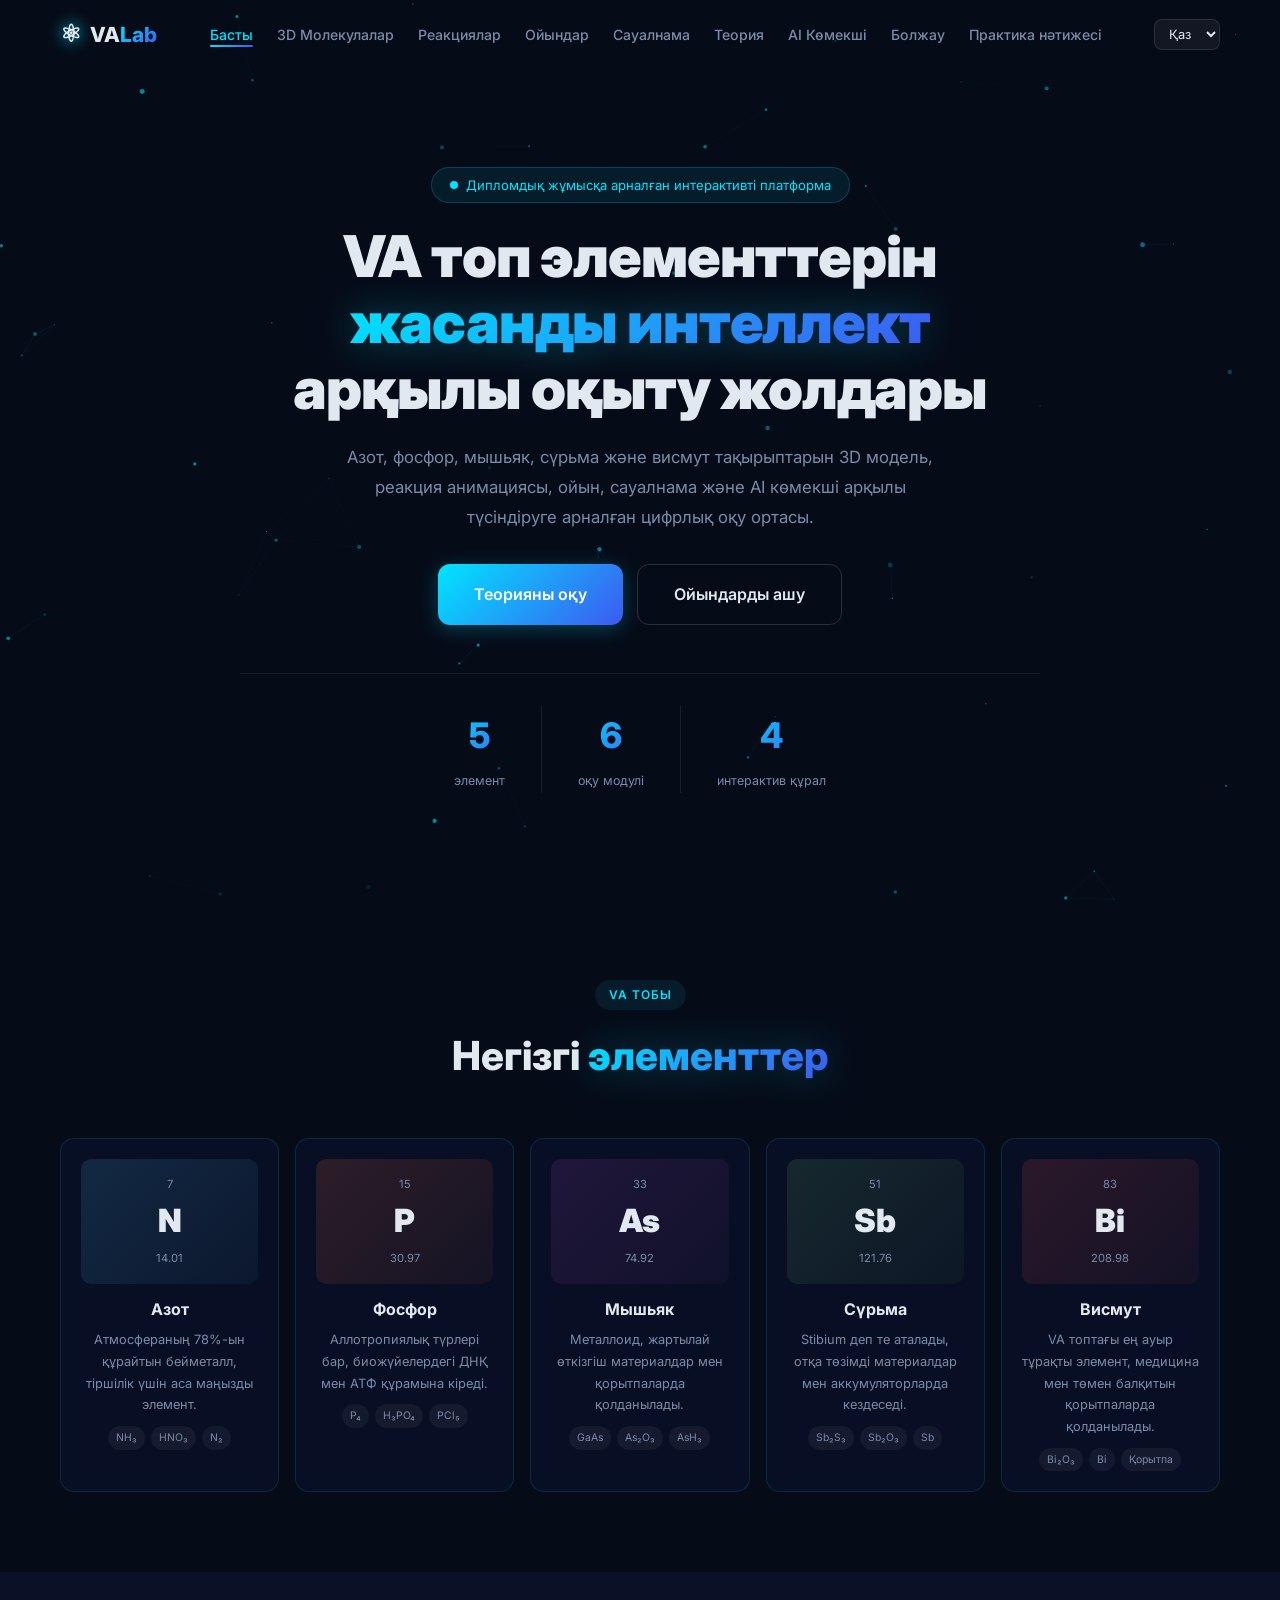
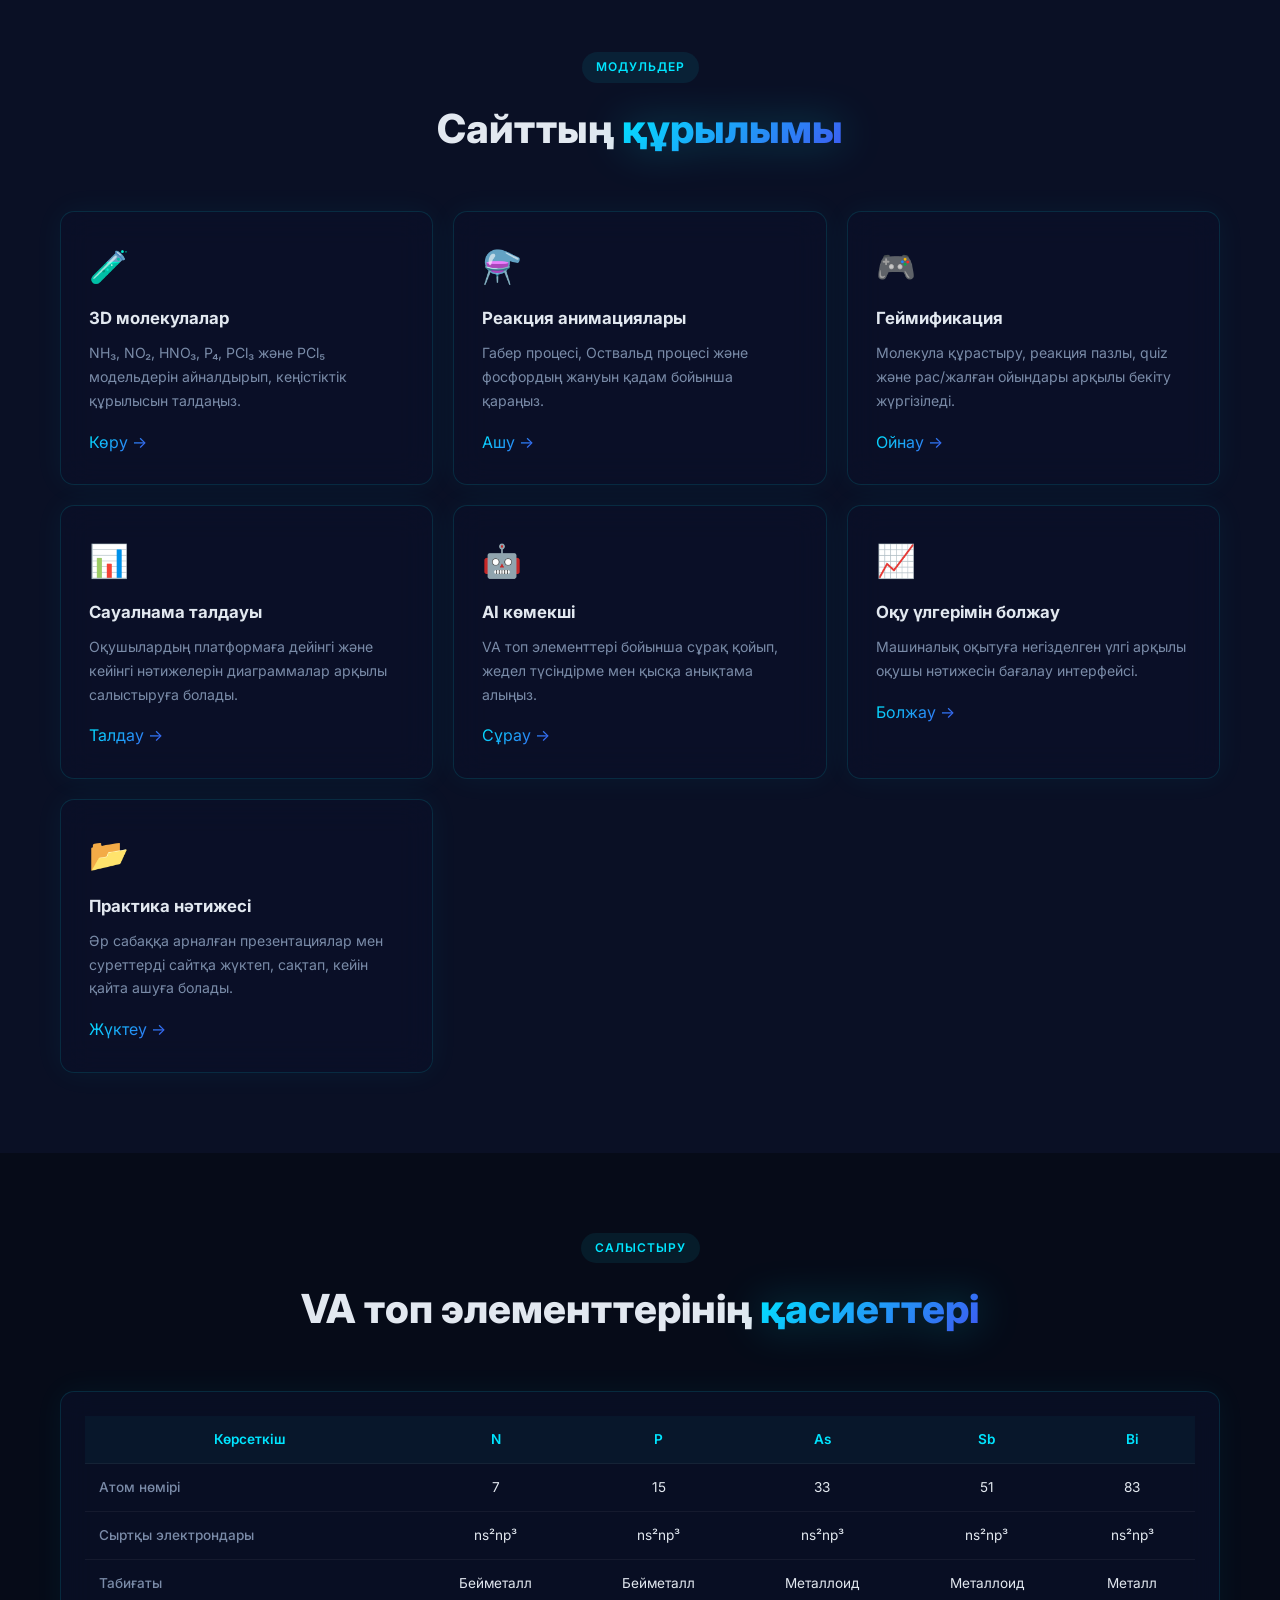
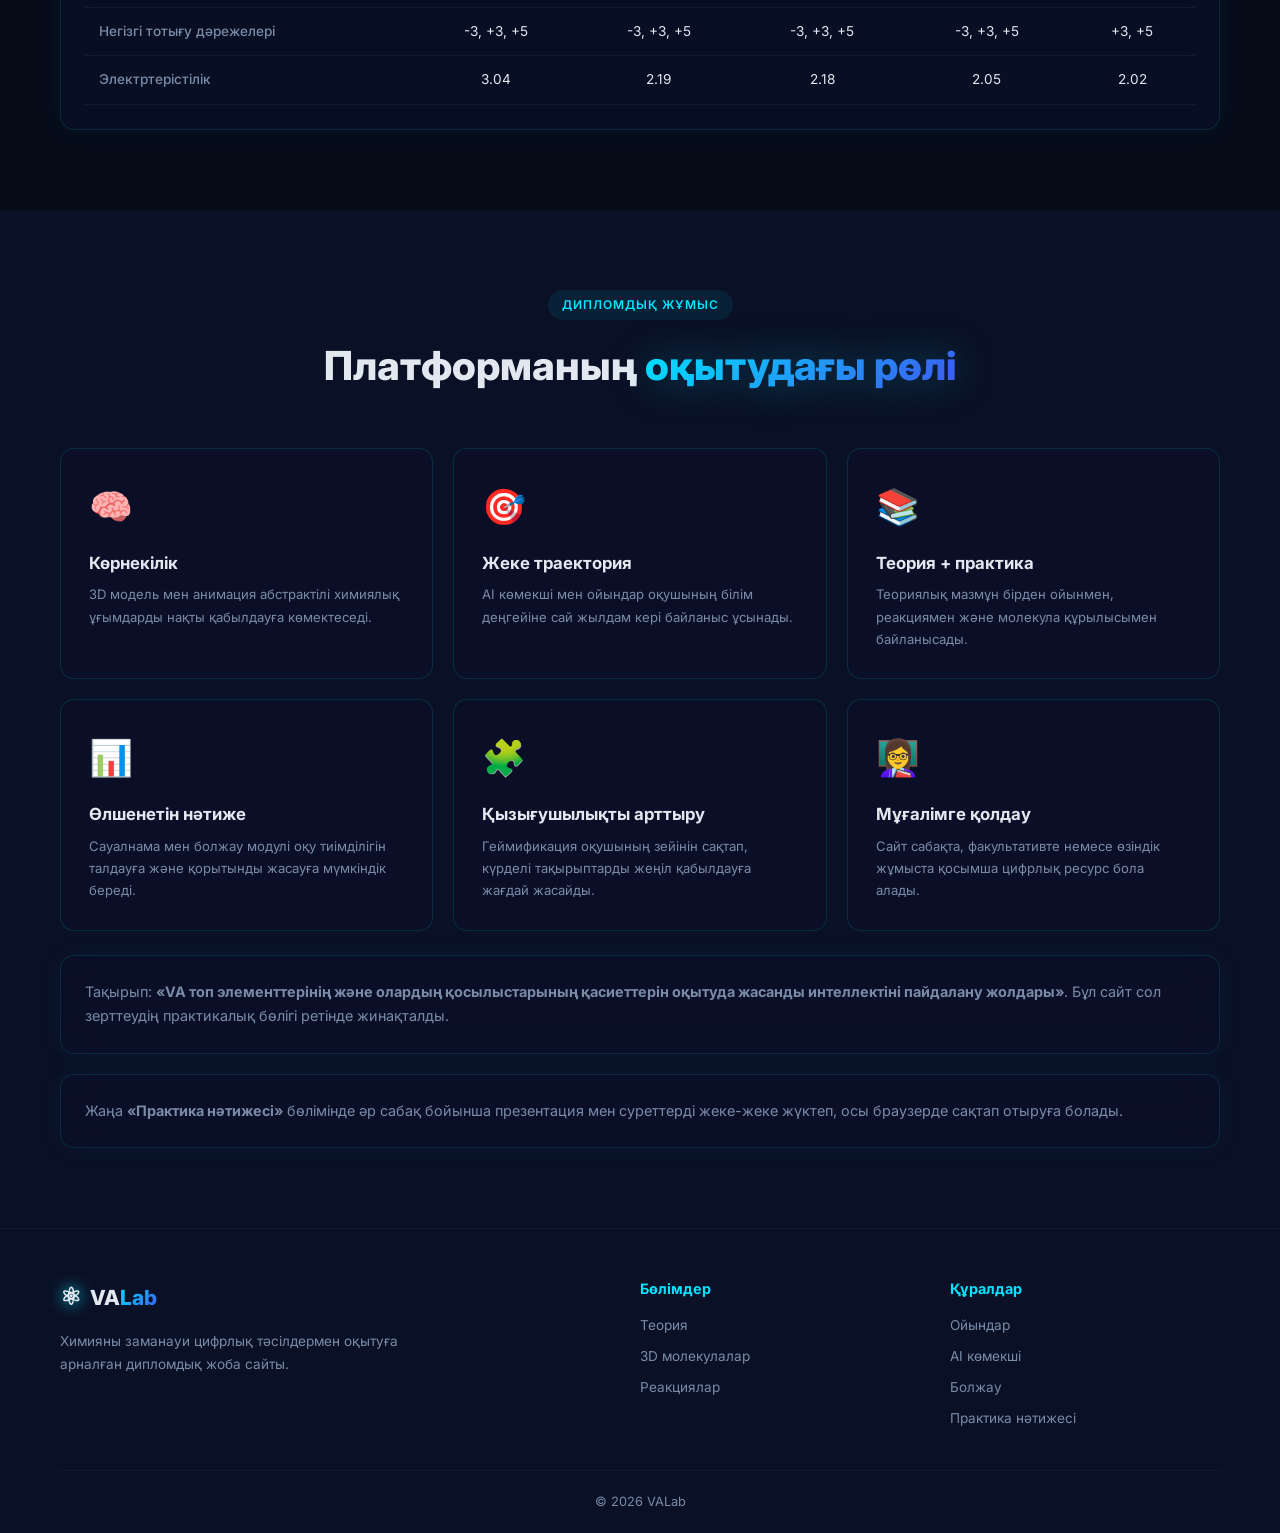
<file: index.html>
﻿<!DOCTYPE html>
<html lang="kk">
<head>
    <meta charset="UTF-8">
    <meta name="viewport" content="width=device-width, initial-scale=1.0">
    <meta name="description" content="VALab — VA топ элементтері және олардың қосылыстарын оқытуға арналған интерактивті білім беру сайты.">
    <title>VALab — VA топ элементтерін AI арқылы оқыту</title>
    <link rel="preconnect" href="https://fonts.googleapis.com">
    <link rel="preconnect" href="https://fonts.gstatic.com" crossorigin>
    <link href="https://fonts.googleapis.com/css2?family=Inter:wght@300;400;500;600;700;800;900&family=JetBrains+Mono:wght@400;500;700&display=swap" rel="stylesheet">
    <link rel="stylesheet" href="style.css">
    <style>
        .home-links{display:grid;grid-template-columns:repeat(3,1fr);gap:20px}
        .home-link-card{padding:28px}
        .home-link-card h3{margin:10px 0 8px;font-size:1.05rem}
        .home-link-card p{font-size:.88rem;color:var(--text2);margin-bottom:16px}
        .home-link-icon{font-size:2rem}
        .research-note{padding:24px}
        .research-note p{color:var(--text2);font-size:.9rem}
        @media(max-width:900px){.home-links{grid-template-columns:1fr}}
    </style>
</head>
<body>
    <nav class="navbar" id="navbar">
        <div class="nav-container">
            <a href="index.html" class="nav-logo">
                <span class="logo-atom">⚛</span>
                <span>VA<span class="accent">Lab</span></span>
            </a>
            <ul class="nav-links" id="nav-links">
                <li><a href="index.html" class="active">Басты</a></li>
                <li><a href="molecules.html">3D Молекулалар</a></li>
                <li><a href="reactions.html">Реакциялар</a></li>
                <li><a href="games.html">Ойындар</a></li>
                <li><a href="survey.html">Сауалнама</a></li>
                <li><a href="theory.html">Теория</a></li>
                <li><a href="ai-lab.html">AI Көмекші</a></li>
                <li><a href="prediction.html">Болжау</a></li>
                <li><a href="practice.html">Практика нәтижесі</a></li>
            </ul>
            <div class="nav-right">
                <select class="lang-select" id="lang-select">
                    <option value="kk">Қаз</option>
                    <option value="ru">Рус</option>
                    <option value="en">Eng</option>
                </select>
                <button class="nav-toggle" id="nav-toggle" aria-label="Menu"><span></span><span></span><span></span></button>
            </div>
        </div>
    </nav>

    <section class="hero">
        <canvas id="hero-canvas"></canvas>
        <div class="hero-content">
            <div class="hero-badge animate-in">
                <span class="pulse-dot"></span>
                Дипломдық жұмысқа арналған интерактивті платформа
            </div>
            <h1 class="hero-title animate-in d1">
                VA топ элементтерін <span class="glow-text">жасанды интеллект</span><br>
                арқылы оқыту жолдары
            </h1>
            <p class="hero-desc animate-in d2">
                Азот, фосфор, мышьяк, сүрьма және висмут тақырыптарын 3D модель, реакция анимациясы,
                ойын, сауалнама және AI көмекші арқылы түсіндіруге арналған цифрлық оқу ортасы.
            </p>
            <div class="hero-actions animate-in d3">
                <a href="theory.html" class="btn btn-glow btn-lg">Теорияны оқу</a>
                <a href="games.html" class="btn btn-outline btn-lg">Ойындарды ашу</a>
            </div>
            <div class="hero-stats animate-in d4">
                <div class="h-stat">
                    <span class="h-stat-num" data-count="5">5</span>
                    <span class="h-stat-label">элемент</span>
                </div>
                <div class="h-stat-div"></div>
                <div class="h-stat">
                    <span class="h-stat-num" data-count="6">6</span>
                    <span class="h-stat-label">оқу модулі</span>
                </div>
                <div class="h-stat-div"></div>
                <div class="h-stat">
                    <span class="h-stat-num" data-count="4">4</span>
                    <span class="h-stat-label">интерактив құрал</span>
                </div>
            </div>
        </div>
    </section>

    <section class="section">
        <div class="container">
            <div class="sec-header animate-on-scroll">
                <span class="tag">VA Тобы</span>
                <h2>Негізгі <span class="glow-text">элементтер</span></h2>
            </div>
            <div class="el-grid">
                <div class="el-card animate-on-scroll">
                    <div class="el-top n-bg"><div class="el-z">7</div><div class="el-sym">N</div><div class="el-mass">14.01</div></div>
                    <h3>Азот</h3>
                    <p>Атмосфераның 78%-ын құрайтын бейметалл, тіршілік үшін аса маңызды элемент.</p>
                    <div class="el-tags"><span>NH₃</span><span>HNO₃</span><span>N₂</span></div>
                </div>
                <div class="el-card animate-on-scroll">
                    <div class="el-top p-bg"><div class="el-z">15</div><div class="el-sym">P</div><div class="el-mass">30.97</div></div>
                    <h3>Фосфор</h3>
                    <p>Аллотропиялық түрлері бар, биожүйелердегі ДНҚ мен АТФ құрамына кіреді.</p>
                    <div class="el-tags"><span>P₄</span><span>H₃PO₄</span><span>PCl₅</span></div>
                </div>
                <div class="el-card animate-on-scroll">
                    <div class="el-top as-bg"><div class="el-z">33</div><div class="el-sym">As</div><div class="el-mass">74.92</div></div>
                    <h3>Мышьяк</h3>
                    <p>Металлоид, жартылай өткізгіш материалдар мен қорытпаларда қолданылады.</p>
                    <div class="el-tags"><span>GaAs</span><span>As₂O₃</span><span>AsH₃</span></div>
                </div>
                <div class="el-card animate-on-scroll">
                    <div class="el-top sb-bg"><div class="el-z">51</div><div class="el-sym">Sb</div><div class="el-mass">121.76</div></div>
                    <h3>Сүрьма</h3>
                    <p>Stibium деп те аталады, отқа төзімді материалдар мен аккумуляторларда кездеседі.</p>
                    <div class="el-tags"><span>Sb₂S₃</span><span>Sb₂O₃</span><span>Sb</span></div>
                </div>
                <div class="el-card animate-on-scroll">
                    <div class="el-top bi-bg"><div class="el-z">83</div><div class="el-sym">Bi</div><div class="el-mass">208.98</div></div>
                    <h3>Висмут</h3>
                    <p>VA топтағы ең ауыр тұрақты элемент, медицина мен төмен балқитын қорытпаларда қолданылады.</p>
                    <div class="el-tags"><span>Bi₂O₃</span><span>Bi</span><span>Қорытпа</span></div>
                </div>
            </div>
        </div>
    </section>

    <section class="section section-alt">
        <div class="container">
            <div class="sec-header animate-on-scroll">
                <span class="tag">Модульдер</span>
                <h2>Сайттың <span class="glow-text">құрылымы</span></h2>
            </div>
            <div class="home-links">
                <a class="home-link-card glass animate-on-scroll" href="molecules.html">
                    <div class="home-link-icon">🧪</div>
                    <h3>3D молекулалар</h3>
                    <p>NH₃, NO₂, HNO₃, P₄, PCl₃ және PCl₅ модельдерін айналдырып, кеңістіктік құрылысын талдаңыз.</p>
                    <span class="accent">Көру →</span>
                </a>
                <a class="home-link-card glass animate-on-scroll" href="reactions.html">
                    <div class="home-link-icon">⚗️</div>
                    <h3>Реакция анимациялары</h3>
                    <p>Габер процесі, Оствальд процесі және фосфордың жануын қадам бойынша қараңыз.</p>
                    <span class="accent">Ашу →</span>
                </a>
                <a class="home-link-card glass animate-on-scroll" href="games.html">
                    <div class="home-link-icon">🎮</div>
                    <h3>Геймификация</h3>
                    <p>Молекула құрастыру, реакция пазлы, quiz және рас/жалған ойындары арқылы бекіту жүргізіледі.</p>
                    <span class="accent">Ойнау →</span>
                </a>
                <a class="home-link-card glass animate-on-scroll" href="survey.html">
                    <div class="home-link-icon">📊</div>
                    <h3>Сауалнама талдауы</h3>
                    <p>Оқушылардың платформаға дейінгі және кейінгі нәтижелерін диаграммалар арқылы салыстыруға болады.</p>
                    <span class="accent">Талдау →</span>
                </a>
                <a class="home-link-card glass animate-on-scroll" href="ai-lab.html">
                    <div class="home-link-icon">🤖</div>
                    <h3>AI көмекші</h3>
                    <p>VA топ элементтері бойынша сұрақ қойып, жедел түсіндірме мен қысқа анықтама алыңыз.</p>
                    <span class="accent">Сұрау →</span>
                </a>
                <a class="home-link-card glass animate-on-scroll" href="prediction.html">
                    <div class="home-link-icon">📈</div>
                    <h3>Оқу үлгерімін болжау</h3>
                    <p>Машиналық оқытуға негізделген үлгі арқылы оқушы нәтижесін бағалау интерфейсі.</p>
                    <span class="accent">Болжау →</span>
                </a>
                <a class="home-link-card glass animate-on-scroll" href="practice.html">
                    <div class="home-link-icon">📂</div>
                    <h3>Практика нәтижесі</h3>
                    <p>Әр сабаққа арналған презентациялар мен суреттерді сайтқа жүктеп, сақтап, кейін қайта ашуға болады.</p>
                    <span class="accent">Жүктеу →</span>
                </a>
            </div>
        </div>
    </section>

    <section class="section">
        <div class="container">
            <div class="sec-header animate-on-scroll">
                <span class="tag">Салыстыру</span>
                <h2>VA топ элементтерінің <span class="glow-text">қасиеттері</span></h2>
            </div>
            <div class="glass table-wrap animate-on-scroll">
                <table class="comp-table">
                    <thead>
                        <tr>
                            <th>Көрсеткіш</th>
                            <th class="n-col">N</th>
                            <th class="p-col">P</th>
                            <th class="as-col">As</th>
                            <th class="sb-col">Sb</th>
                            <th class="bi-col">Bi</th>
                        </tr>
                    </thead>
                    <tbody>
                        <tr><td>Атом нөмірі</td><td>7</td><td>15</td><td>33</td><td>51</td><td>83</td></tr>
                        <tr><td>Сыртқы электрондары</td><td>ns²np³</td><td>ns²np³</td><td>ns²np³</td><td>ns²np³</td><td>ns²np³</td></tr>
                        <tr><td>Табиғаты</td><td>Бейметалл</td><td>Бейметалл</td><td>Металлоид</td><td>Металлоид</td><td>Металл</td></tr>
                        <tr><td>Негізгі тотығу дәрежелері</td><td>-3, +3, +5</td><td>-3, +3, +5</td><td>-3, +3, +5</td><td>-3, +3, +5</td><td>+3, +5</td></tr>
                        <tr><td>Электртерістілік</td><td>3.04</td><td>2.19</td><td>2.18</td><td>2.05</td><td>2.02</td></tr>
                    </tbody>
                </table>
            </div>
        </div>
    </section>

    <section class="section section-alt">
        <div class="container">
            <div class="sec-header animate-on-scroll">
                <span class="tag">Дипломдық жұмыс</span>
                <h2>Платформаның <span class="glow-text">оқытудағы рөлі</span></h2>
            </div>
            <div class="feat-grid">
                <div class="feat-card animate-on-scroll">
                    <div class="feat-icon">🧠</div>
                    <h3>Көрнекілік</h3>
                    <p>3D модель мен анимация абстрактілі химиялық ұғымдарды нақты қабылдауға көмектеседі.</p>
                </div>
                <div class="feat-card animate-on-scroll">
                    <div class="feat-icon">🎯</div>
                    <h3>Жеке траектория</h3>
                    <p>AI көмекші мен ойындар оқушының білім деңгейіне сай жылдам кері байланыс ұсынады.</p>
                </div>
                <div class="feat-card animate-on-scroll">
                    <div class="feat-icon">📚</div>
                    <h3>Теория + практика</h3>
                    <p>Теориялық мазмұн бірден ойынмен, реакциямен және молекула құрылысымен байланысады.</p>
                </div>
                <div class="feat-card animate-on-scroll">
                    <div class="feat-icon">📊</div>
                    <h3>Өлшенетін нәтиже</h3>
                    <p>Сауалнама мен болжау модулі оқу тиімділігін талдауға және қорытынды жасауға мүмкіндік береді.</p>
                </div>
                <div class="feat-card animate-on-scroll">
                    <div class="feat-icon">🧩</div>
                    <h3>Қызығушылықты арттыру</h3>
                    <p>Геймификация оқушының зейінін сақтап, күрделі тақырыптарды жеңіл қабылдауға жағдай жасайды.</p>
                </div>
                <div class="feat-card animate-on-scroll">
                    <div class="feat-icon">👩‍🏫</div>
                    <h3>Мұғалімге қолдау</h3>
                    <p>Сайт сабақта, факультативте немесе өзіндік жұмыста қосымша цифрлық ресурс бола алады.</p>
                </div>
            </div>
            <div class="research-note glass animate-on-scroll" style="margin-top:24px">
                <p>
                    Тақырып: <strong>«VA топ элементтерінің және олардың қосылыстарының қасиеттерін оқытуда жасанды интеллектіні пайдалану жолдары»</strong>.
                    Бұл сайт сол зерттеудің практикалық бөлігі ретінде жинақталды.
                </p>
            </div>
            <div class="research-note glass animate-on-scroll" style="margin-top:20px">
                <p>
                    Жаңа <strong>«Практика нәтижесі»</strong> бөлімінде әр сабақ бойынша презентация мен суреттерді жеке-жеке жүктеп, осы браузерде сақтап отыруға болады.
                </p>
            </div>
        </div>
    </section>

    <footer class="footer">
        <div class="container">
            <div class="footer-grid">
                <div class="footer-brand">
                    <a href="index.html" class="nav-logo"><span class="logo-atom">⚛</span><span>VA<span class="accent">Lab</span></span></a>
                    <p>Химияны заманауи цифрлық тәсілдермен оқытуға арналған дипломдық жоба сайты.</p>
                </div>
                <div class="footer-nav">
                    <h4>Бөлімдер</h4>
                    <a href="theory.html">Теория</a>
                    <a href="molecules.html">3D молекулалар</a>
                    <a href="reactions.html">Реакциялар</a>
                </div>
                <div class="footer-nav">
                    <h4>Құралдар</h4>
                    <a href="games.html">Ойындар</a>
                    <a href="ai-lab.html">AI көмекші</a>
                    <a href="prediction.html">Болжау</a>
                    <a href="practice.html">Практика нәтижесі</a>
                </div>
            </div>
            <div class="footer-bottom"><p>© 2026 VALab</p></div>
        </div>
    </footer>

    <script src="script.js"></script>
</body>
</html>
</file>
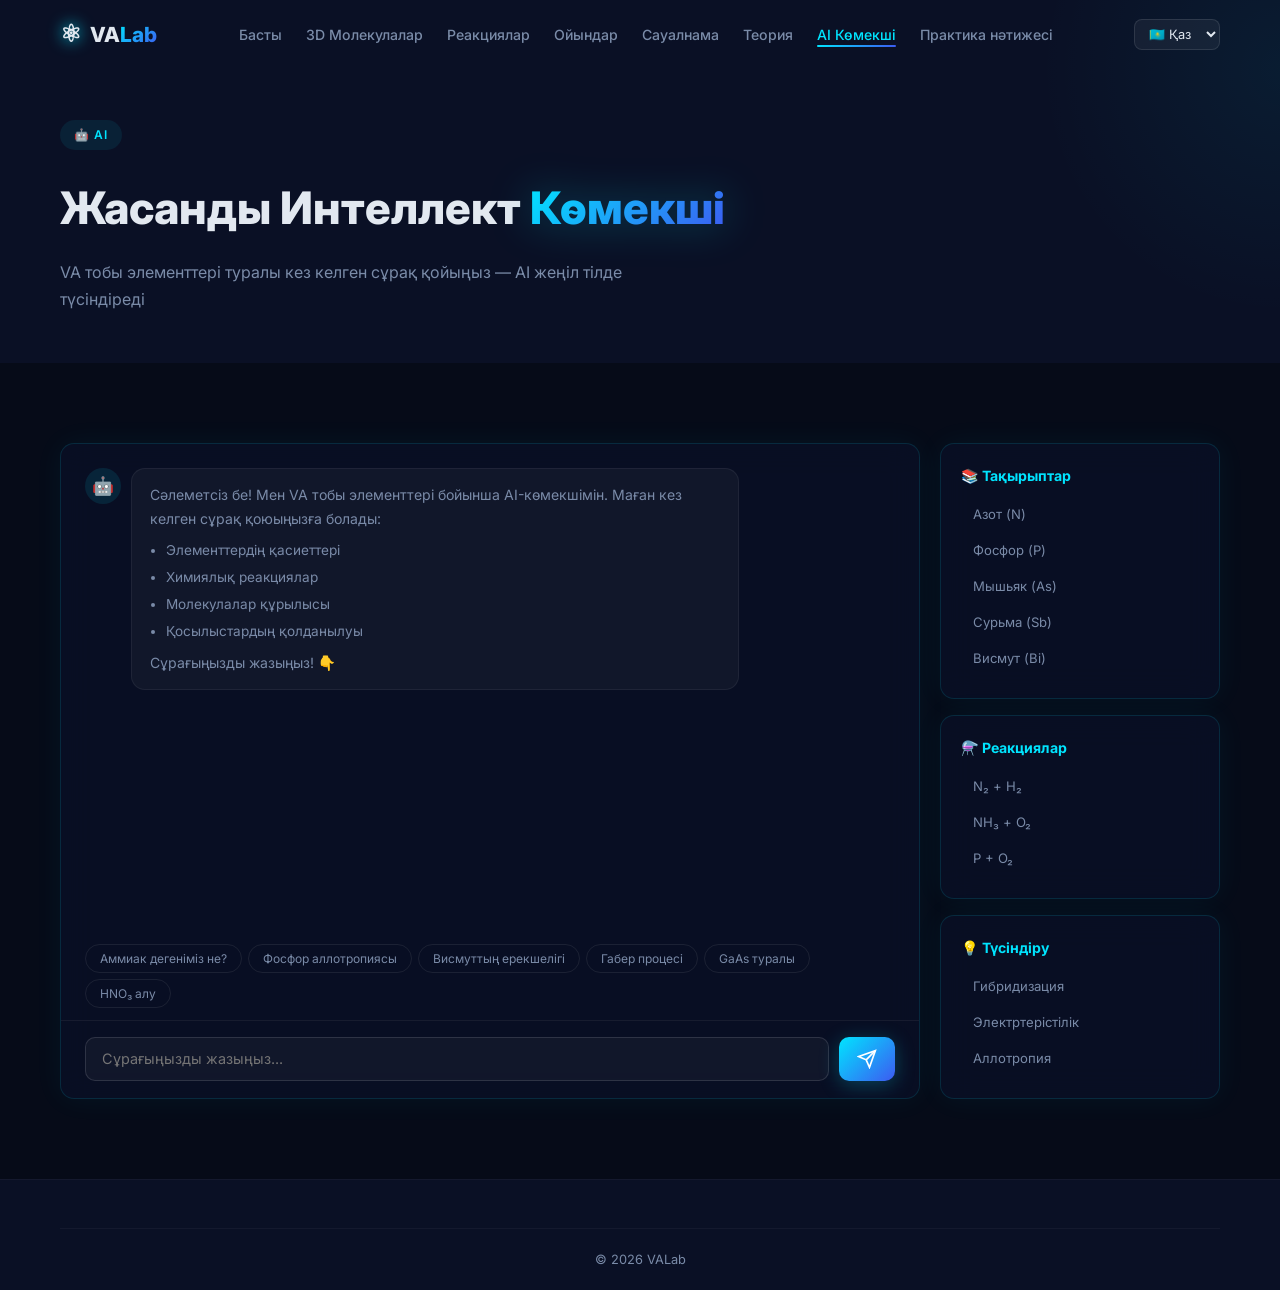
<file: ai-lab.html>
<!DOCTYPE html>
<html lang="kk">
<head>
    <meta charset="UTF-8">
    <meta name="viewport" content="width=device-width, initial-scale=1.0">
    <title>AI Көмекші — VALab</title>
    <link rel="preconnect" href="https://fonts.googleapis.com">
    <link rel="preconnect" href="https://fonts.gstatic.com" crossorigin>
    <link href="https://fonts.googleapis.com/css2?family=Inter:wght@300;400;500;600;700;800;900&family=JetBrains+Mono:wght@400;500;700&display=swap" rel="stylesheet">
    <link rel="stylesheet" href="style.css">
</head>
<body>
    <nav class="navbar" id="navbar"><div class="nav-container"><a href="index.html" class="nav-logo"><span class="logo-atom">⚛</span><span>VA<span class="accent">Lab</span></span></a><ul class="nav-links" id="nav-links"><li><a href="index.html">Басты</a></li><li><a href="molecules.html">3D Молекулалар</a></li><li><a href="reactions.html">Реакциялар</a></li><li><a href="games.html">Ойындар</a></li><li><a href="survey.html">Сауалнама</a></li><li><a href="theory.html">Теория</a></li><li><a href="ai-lab.html" class="active">AI Көмекші</a></li></ul><div class="nav-right"><select class="lang-select" id="lang-select"><option value="kk">🇰🇿 Қаз</option><option value="ru">🇷🇺 Рус</option><option value="en">🇬🇧 Eng</option></select><button class="nav-toggle" id="nav-toggle" aria-label="Menu"><span></span><span></span><span></span></button></div></div></nav>

    <section class="page-header"><div class="container"><span class="tag">🤖 AI</span><h1>Жасанды Интеллект <span class="glow-text">Көмекші</span></h1><p>VA тобы элементтері туралы кез келген сұрақ қойыңыз — AI жеңіл тілде түсіндіреді</p></div></section>

    <section class="section">
        <div class="container">
            <div class="chat-layout">
                <div class="chat-main glass">
                    <div class="chat-messages" id="chat-messages">
                        <div class="chat-msg ai"><div class="chat-ava">🤖</div><div class="chat-bubble"><p>Сәлеметсіз бе! Мен VA тобы элементтері бойынша AI-көмекшімін. Маған кез келген сұрақ қоюыңызға болады:</p><ul><li>Элементтердің қасиеттері</li><li>Химиялық реакциялар</li><li>Молекулалар құрылысы</li><li>Қосылыстардың қолданылуы</li></ul><p>Сұрағыңызды жазыңыз! 👇</p></div></div>
                    </div>
                    <div class="chat-suggestions" id="chat-suggestions">
                        <button class="sug-btn" data-q="Аммиак дегеніміз не?">Аммиак дегеніміз не?</button>
                        <button class="sug-btn" data-q="Фосфордың аллотропия түрлері">Фосфор аллотропиясы</button>
                        <button class="sug-btn" data-q="Висмут не үшін ерекше?">Висмуттың ерекшелігі</button>
                        <button class="sug-btn" data-q="Габер процесі қалай жүреді?">Габер процесі</button>
                        <button class="sug-btn" data-q="GaAs жартылай өткізгіш не?">GaAs туралы</button>
                        <button class="sug-btn" data-q="Азот қышқылы қалай алынады?">HNO₃ алу</button>
                    </div>
                    <div class="chat-input-wrap">
                        <input type="text" id="chat-input" placeholder="Сұрағыңызды жазыңыз..." autocomplete="off">
                        <button class="btn btn-glow chat-send-btn" id="chat-send"><svg width="20" height="20" viewBox="0 0 24 24" fill="none" stroke="currentColor" stroke-width="2"><line x1="22" y1="2" x2="11" y2="13"/><polygon points="22 2 15 22 11 13 2 9 22 2"/></svg></button>
                    </div>
                </div>
                <div class="chat-sidebar">
                    <div class="chat-topics glass">
                        <h4>📚 Тақырыптар</h4>
                        <button class="topic-btn" data-q="Азоттың қасиеттерін түсіндір">Азот (N)</button>
                        <button class="topic-btn" data-q="Фосфор туралы айтып бер">Фосфор (P)</button>
                        <button class="topic-btn" data-q="Мышьяк қандай элемент?">Мышьяк (As)</button>
                        <button class="topic-btn" data-q="Сурьма туралы не білесің?">Сурьма (Sb)</button>
                        <button class="topic-btn" data-q="Висмутты сипатта">Висмут (Bi)</button>
                    </div>
                    <div class="chat-topics glass">
                        <h4>⚗️ Реакциялар</h4>
                        <button class="topic-btn" data-q="N2 + H2 реакциясын түсіндір">N₂ + H₂</button>
                        <button class="topic-btn" data-q="Аммиактың тотығуы">NH₃ + O₂</button>
                        <button class="topic-btn" data-q="Фосфордың жануы">P + O₂</button>
                    </div>
                    <div class="chat-topics glass">
                        <h4>💡 Түсіндіру</h4>
                        <button class="topic-btn" data-q="Гибридизация деген не?">Гибридизация</button>
                        <button class="topic-btn" data-q="Электртерістілік деген не?">Электртерістілік</button>
                        <button class="topic-btn" data-q="Аллотропия деген не?">Аллотропия</button>
                    </div>
                </div>
            </div>
        </div>
    </section>

    <footer class="footer"><div class="container"><div class="footer-bottom"><p>© 2026 VALab</p></div></div></footer>
    <script src="script.js"></script>
    <script src="ai-chat.js"></script>
</body>
</html>
</file>
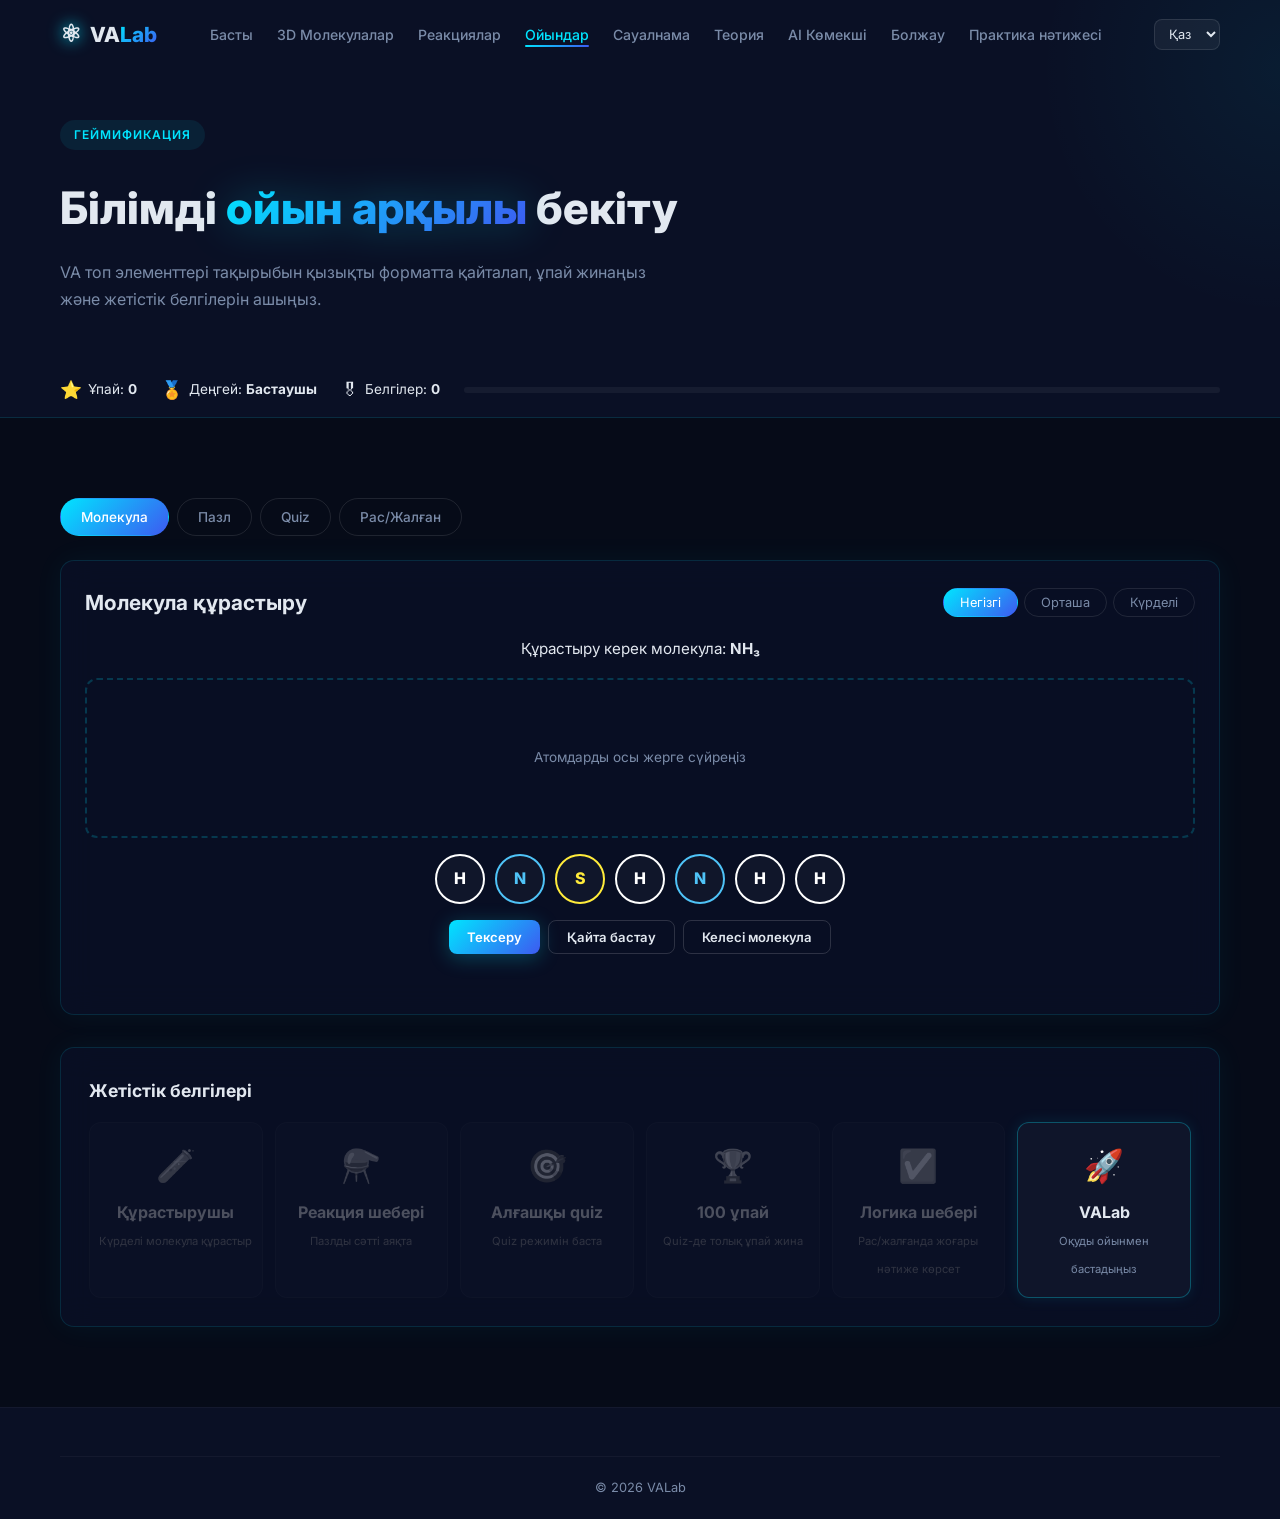
<file: games.html>
<!DOCTYPE html>
<html lang="kk">
<head>
    <meta charset="UTF-8">
    <meta name="viewport" content="width=device-width, initial-scale=1.0">
    <meta name="description" content="VALab ойындары: молекула құрастыру, реакция пазлы, quiz және рас/жалған тапсырмалары.">
    <title>Ойындар — VALab</title>
    <link rel="preconnect" href="https://fonts.googleapis.com">
    <link rel="preconnect" href="https://fonts.gstatic.com" crossorigin>
    <link href="https://fonts.googleapis.com/css2?family=Inter:wght@300;400;500;600;700;800;900&family=JetBrains+Mono:wght@400;500;700&display=swap" rel="stylesheet">
    <link rel="stylesheet" href="style.css">
</head>
<body>
    <nav class="navbar" id="navbar">
        <div class="nav-container">
            <a href="index.html" class="nav-logo">
                <span class="logo-atom">⚛</span>
                <span>VA<span class="accent">Lab</span></span>
            </a>
            <ul class="nav-links" id="nav-links">
                <li><a href="index.html">Басты</a></li>
                <li><a href="molecules.html">3D Молекулалар</a></li>
                <li><a href="reactions.html">Реакциялар</a></li>
                <li><a href="games.html" class="active">Ойындар</a></li>
                <li><a href="survey.html">Сауалнама</a></li>
                <li><a href="theory.html">Теория</a></li>
                <li><a href="ai-lab.html">AI Көмекші</a></li>
                <li><a href="prediction.html">Болжау</a></li>
            </ul>
            <div class="nav-right">
                <select class="lang-select" id="lang-select">
                    <option value="kk">Қаз</option>
                    <option value="ru">Рус</option>
                    <option value="en">Eng</option>
                </select>
                <button class="nav-toggle" id="nav-toggle" aria-label="Menu"><span></span><span></span><span></span></button>
            </div>
        </div>
    </nav>

    <section class="page-header">
        <div class="container">
            <span class="tag">Геймификация</span>
            <h1>Білімді <span class="glow-text">ойын арқылы</span> бекіту</h1>
            <p>VA топ элементтері тақырыбын қызықты форматта қайталап, ұпай жинаңыз және жетістік белгілерін ашыңыз.</p>
        </div>
    </section>

    <div class="player-bar">
        <div class="container player-bar-inner">
            <div class="pb-stat"><span class="pb-icon">⭐</span><span>Ұпай: <strong id="total-points">0</strong></span></div>
            <div class="pb-stat"><span class="pb-icon">🏅</span><span>Деңгей: <strong id="player-level">Бастаушы</strong></span></div>
            <div class="pb-stat"><span class="pb-icon">🎖</span><span>Белгілер: <strong id="badge-count">0</strong></span></div>
            <div class="pb-progress"><div class="pb-progress-fill" id="xp-fill" style="width:0%"></div></div>
        </div>
    </div>

    <section class="section">
        <div class="container">
            <div class="game-tabs animate-on-scroll">
                <button class="game-tab active" data-game="build">Молекула</button>
                <button class="game-tab" data-game="puzzle">Пазл</button>
                <button class="game-tab" data-game="quiz">Quiz</button>
                <button class="game-tab" data-game="tf">Рас/Жалған</button>
            </div>

            <div class="game-panel" id="game-build">
                <div class="glass build-game animate-on-scroll">
                    <div class="game-header">
                        <h2>Молекула құрастыру</h2>
                        <div class="game-level-select">
                            <button class="lvl-btn active">Негізгі</button>
                            <button class="lvl-btn">Орташа</button>
                            <button class="lvl-btn">Күрделі</button>
                        </div>
                    </div>
                    <p class="build-target">Құрастыру керек молекула: <strong id="build-target-name">NH₃</strong></p>
                    <div class="build-workspace">
                        <div class="build-zone" id="build-zone">
                            <p class="build-hint">Атомдарды осы жерге сүйреңіз</p>
                        </div>
                    </div>
                    <div class="build-atoms" id="build-atoms"></div>
                    <div class="build-actions">
                        <button class="btn btn-glow btn-sm" id="build-check">Тексеру</button>
                        <button class="btn btn-outline btn-sm" id="build-reset">Қайта бастау</button>
                        <button class="btn btn-outline btn-sm" id="build-next">Келесі молекула</button>
                    </div>
                    <div class="build-feedback" id="build-feedback"></div>
                </div>
            </div>

            <div class="game-panel" id="game-puzzle" style="display:none">
                <div class="glass puzzle-game animate-on-scroll">
                    <div class="game-header">
                        <h2>Реакция теңдеуін жина</h2>
                        <p class="puzzle-instruction">Бөлшектерді дұрыс ретпен орналастырып, реакцияны аяқтаңыз.</p>
                    </div>
                    <div class="puzzle-slots" id="puzzle-slots"></div>
                    <div class="puzzle-pieces" id="puzzle-pieces"></div>
                    <div class="build-actions">
                        <button class="btn btn-glow btn-sm" id="puzzle-check">Тексеру</button>
                        <button class="btn btn-outline btn-sm" id="puzzle-reset">Қайта жинау</button>
                        <button class="btn btn-outline btn-sm" id="puzzle-next">Келесі реакция</button>
                    </div>
                    <div class="build-feedback" id="puzzle-feedback"></div>
                </div>
            </div>

            <div class="game-panel" id="game-quiz" style="display:none">
                <div class="glass animate-on-scroll">
                    <div class="quiz-start-screen" id="quiz-start">
                        <div class="qss-icon">🎯</div>
                        <h3>Quiz режимі</h3>
                        <p>10 сұраққа жауап беріп, білім деңгейіңізді тексеріңіз.</p>
                        <div class="game-level-select" style="justify-content:center;margin-bottom:20px">
                            <button class="qlvl-btn active" data-lvl="easy">Жеңіл</button>
                            <button class="qlvl-btn" data-lvl="medium">Орташа</button>
                            <button class="qlvl-btn" data-lvl="hard">Күрделі</button>
                        </div>
                        <button class="btn btn-glow btn-lg" id="quiz-start-btn">Quiz бастау</button>
                    </div>

                    <div class="quiz-game">
                        <div class="quiz-progress">
                            <span id="quiz-qnum">1/10</span>
                            <div class="quiz-pbar"><div class="quiz-pfill" id="quiz-pfill"></div></div>
                            <div class="quiz-timer"><span id="quiz-time">60</span>с</div>
                        </div>
                        <div class="quiz-question" id="quiz-q"></div>
                        <div class="quiz-opts" id="quiz-opts"></div>
                        <div class="build-feedback" id="quiz-feedback"></div>
                        <button class="btn btn-glow btn-sm" id="quiz-next" style="display:none">Келесі сұрақ</button>
                    </div>

                    <div class="quiz-result" id="quiz-result" style="display:none">
                        <div class="qss-icon" id="qr-icon">🏆</div>
                        <h3 id="qr-title">Нәтиже</h3>
                        <div class="qr-score" id="qr-score-num">0</div>
                        <div class="qr-stats">
                            <div>Дұрыс: <strong id="qr-correct">0</strong></div>
                            <div>Қате: <strong id="qr-wrong">0</strong></div>
                        </div>
                        <button class="btn btn-glow btn-sm" id="quiz-restart">Қайта бастау</button>
                    </div>
                </div>
            </div>

            <div class="game-panel" id="game-tf" style="display:none">
                <div class="glass animate-on-scroll">
                    <div class="tf-start" id="tf-start">
                        <div class="qss-icon">✅</div>
                        <h3>Рас немесе жалған</h3>
                        <p class="hero-desc" style="max-width:560px;margin:0 auto 20px">Қысқа тұжырымдардың шын не жалған екенін анықтаңыз.</p>
                        <button class="btn btn-glow btn-lg" id="tf-start-btn">Ойынды бастау</button>
                    </div>

                    <div class="tf-game">
                        <div class="tf-progress">
                            <span id="tf-num">1/10</span>
                            <span id="tf-score">Ұпай: 0</span>
                        </div>
                        <div class="tf-statement" id="tf-statement"></div>
                        <div class="tf-buttons">
                            <button class="btn btn-glow btn-lg" id="tf-true">Рас</button>
                            <button class="btn btn-danger btn-lg" id="tf-false">Жалған</button>
                        </div>
                        <div class="build-feedback" id="tf-feedback"></div>
                    </div>

                    <div class="quiz-result" id="tf-result" style="display:none">
                        <div class="qss-icon" id="tf-r-icon">🏆</div>
                        <h3 id="tf-r-title">Нәтиже</h3>
                        <div class="qr-score" id="tf-r-score">0</div>
                        <button class="btn btn-glow btn-sm" id="tf-restart">Қайта бастау</button>
                    </div>
                </div>
            </div>

            <div class="badges-section glass animate-on-scroll">
                <h3>Жетістік белгілері</h3>
                <div class="badges-grid">
                    <div class="badge-item locked" data-badge="molecule-builder"><span>🧪</span><strong>Құрастырушы</strong><br><small>Күрделі молекула құрастыр</small></div>
                    <div class="badge-item locked" data-badge="reaction-master"><span>⚗️</span><strong>Реакция шебері</strong><br><small>Пазлды сәтті аяқта</small></div>
                    <div class="badge-item locked" data-badge="first-quiz"><span>🎯</span><strong>Алғашқы quiz</strong><br><small>Quiz режимін баста</small></div>
                    <div class="badge-item locked" data-badge="perfect-score"><span>🏆</span><strong>100 ұпай</strong><br><small>Quiz-де толық ұпай жина</small></div>
                    <div class="badge-item locked" data-badge="tf-expert"><span>✅</span><strong>Логика шебері</strong><br><small>Рас/жалғанда жоғары нәтиже көрсет</small></div>
                    <div class="badge-item unlocked"><span>🚀</span><strong>VALab</strong><br><small>Оқуды ойынмен бастадыңыз</small></div>
                </div>
            </div>
        </div>
    </section>

    <footer class="footer">
        <div class="container">
            <div class="footer-bottom"><p>© 2026 VALab</p></div>
        </div>
    </footer>

    <script src="script.js"></script>
    <script src="games.js"></script>
</body>
</html>
</file>
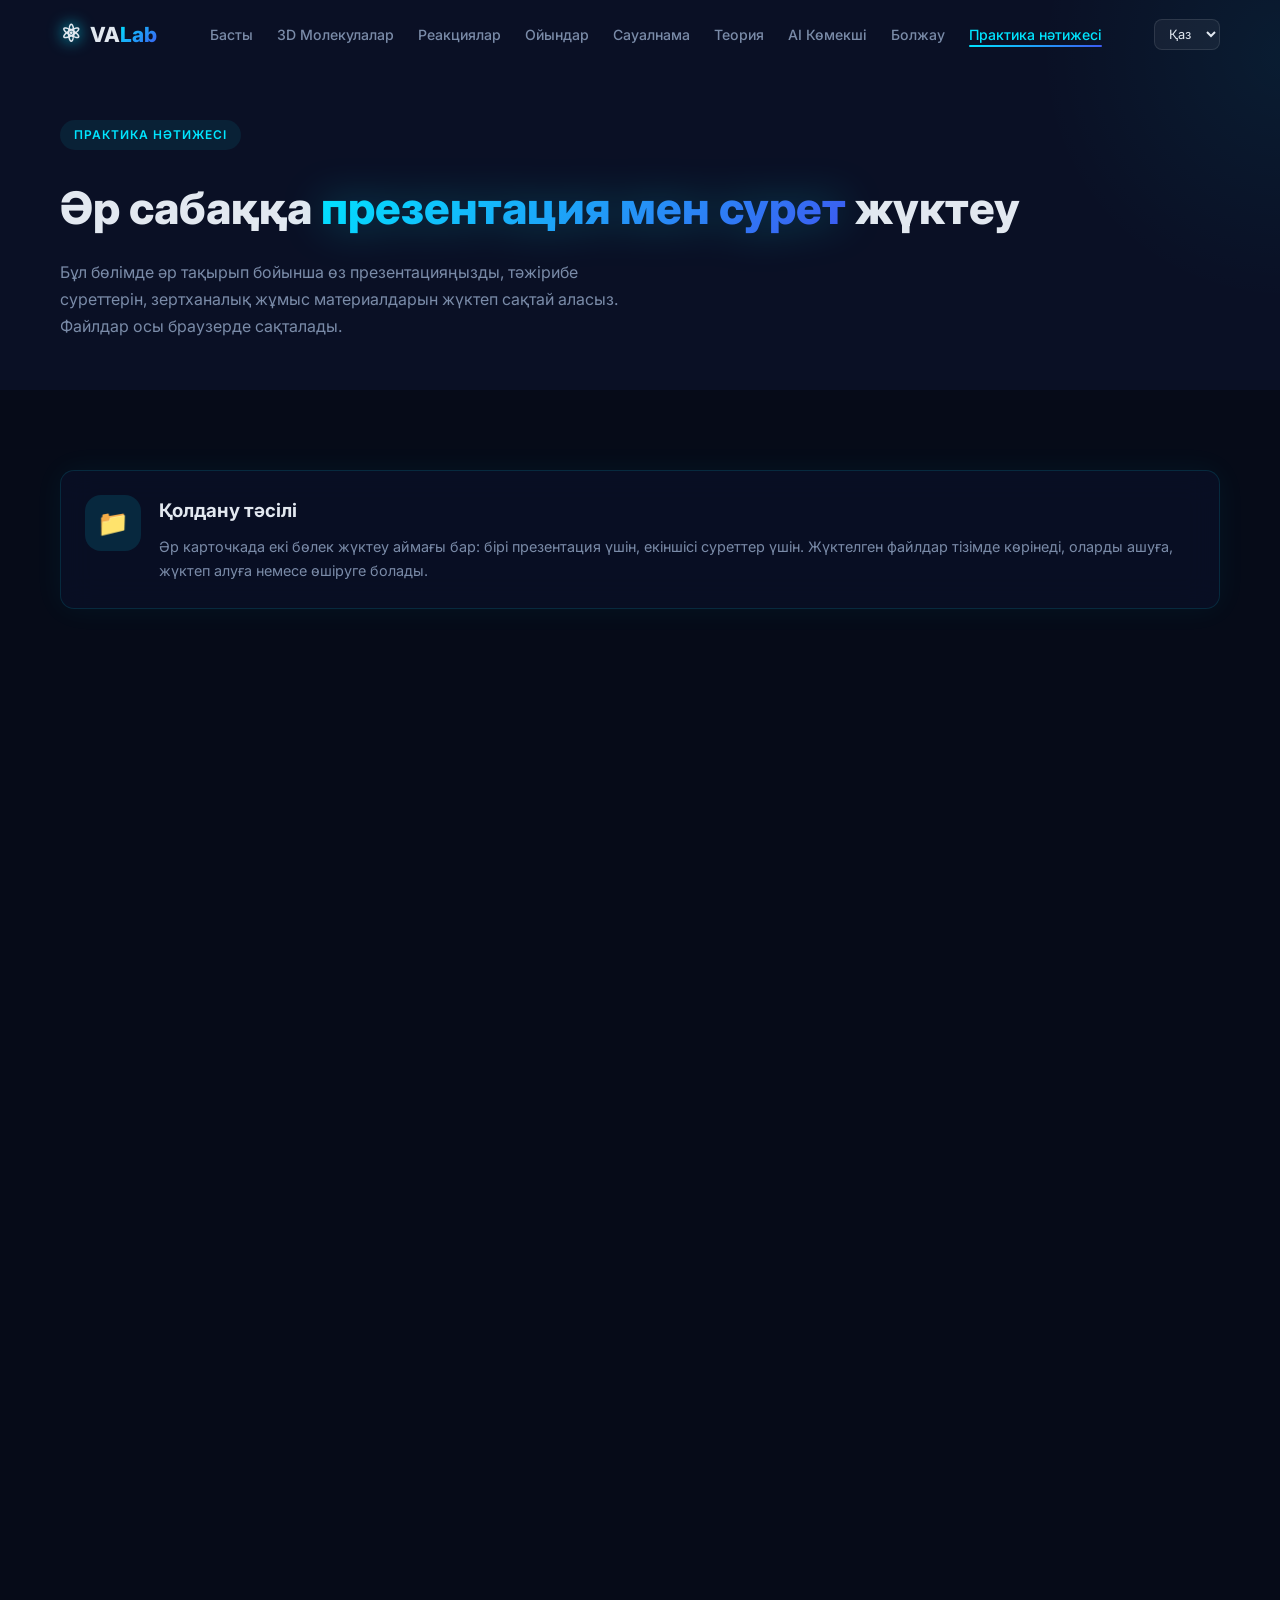
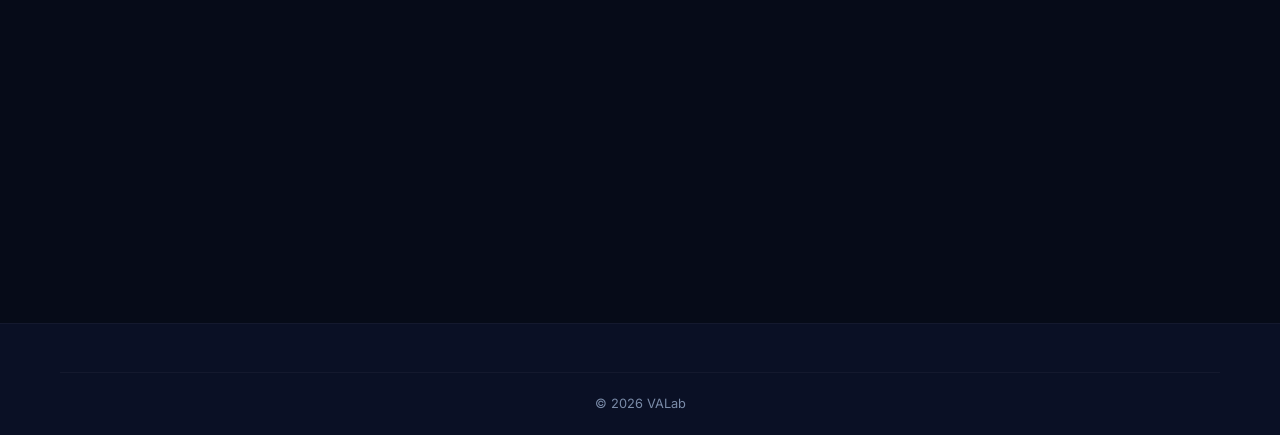
<file: practice.html>
<!DOCTYPE html>
<html lang="kk">
<head>
    <meta charset="UTF-8">
    <meta name="viewport" content="width=device-width, initial-scale=1.0">
    <meta name="description" content="Практика нәтижесі бөлімі — әр сабақ бойынша презентация мен суреттерді сайтқа жүктеп сақтау беті.">
    <title>Практика нәтижесі — VALab</title>
    <link rel="preconnect" href="https://fonts.googleapis.com">
    <link rel="preconnect" href="https://fonts.gstatic.com" crossorigin>
    <link href="https://fonts.googleapis.com/css2?family=Inter:wght@300;400;500;600;700;800;900&family=JetBrains+Mono:wght@400;500;700&display=swap" rel="stylesheet">
    <link rel="stylesheet" href="style.css">
</head>
<body>
    <nav class="navbar" id="navbar">
        <div class="nav-container">
            <a href="index.html" class="nav-logo">
                <span class="logo-atom">⚛</span>
                <span>VA<span class="accent">Lab</span></span>
            </a>
            <ul class="nav-links" id="nav-links">
                <li><a href="index.html">Басты</a></li>
                <li><a href="molecules.html">3D Молекулалар</a></li>
                <li><a href="reactions.html">Реакциялар</a></li>
                <li><a href="games.html">Ойындар</a></li>
                <li><a href="survey.html">Сауалнама</a></li>
                <li><a href="theory.html">Теория</a></li>
                <li><a href="ai-lab.html">AI Көмекші</a></li>
                <li><a href="prediction.html">Болжау</a></li>
            </ul>
            <div class="nav-right">
                <select class="lang-select" id="lang-select">
                    <option value="kk">Қаз</option>
                    <option value="ru">Рус</option>
                    <option value="en">Eng</option>
                </select>
                <button class="nav-toggle" id="nav-toggle" aria-label="Menu"><span></span><span></span><span></span></button>
            </div>
        </div>
    </nav>

    <section class="page-header">
        <div class="container">
            <span class="tag">Практика нәтижесі</span>
            <h1>Әр сабаққа <span class="glow-text">презентация мен сурет</span> жүктеу</h1>
            <p>Бұл бөлімде әр тақырып бойынша өз презентацияңызды, тәжірибе суреттерін, зертханалық жұмыс материалдарын жүктеп сақтай аласыз. Файлдар осы браузерде сақталады.</p>
        </div>
    </section>

    <section class="section">
        <div class="container">
            <div class="practice-intro glass animate-on-scroll">
                <div class="practice-intro-icon">📁</div>
                <div>
                    <h3>Қолдану тәсілі</h3>
                    <p>Әр карточкада екі бөлек жүктеу аймағы бар: бірі презентация үшін, екіншісі суреттер үшін. Жүктелген файлдар тізімде көрінеді, оларды ашуға, жүктеп алуға немесе өшіруге болады.</p>
                </div>
            </div>

            <div class="practice-grid" id="practice-grid"></div>
        </div>
    </section>

    <footer class="footer">
        <div class="container">
            <div class="footer-bottom"><p>© 2026 VALab</p></div>
        </div>
    </footer>

    <script src="script.js"></script>
    <script src="practice.js"></script>
</body>
</html>
</file>
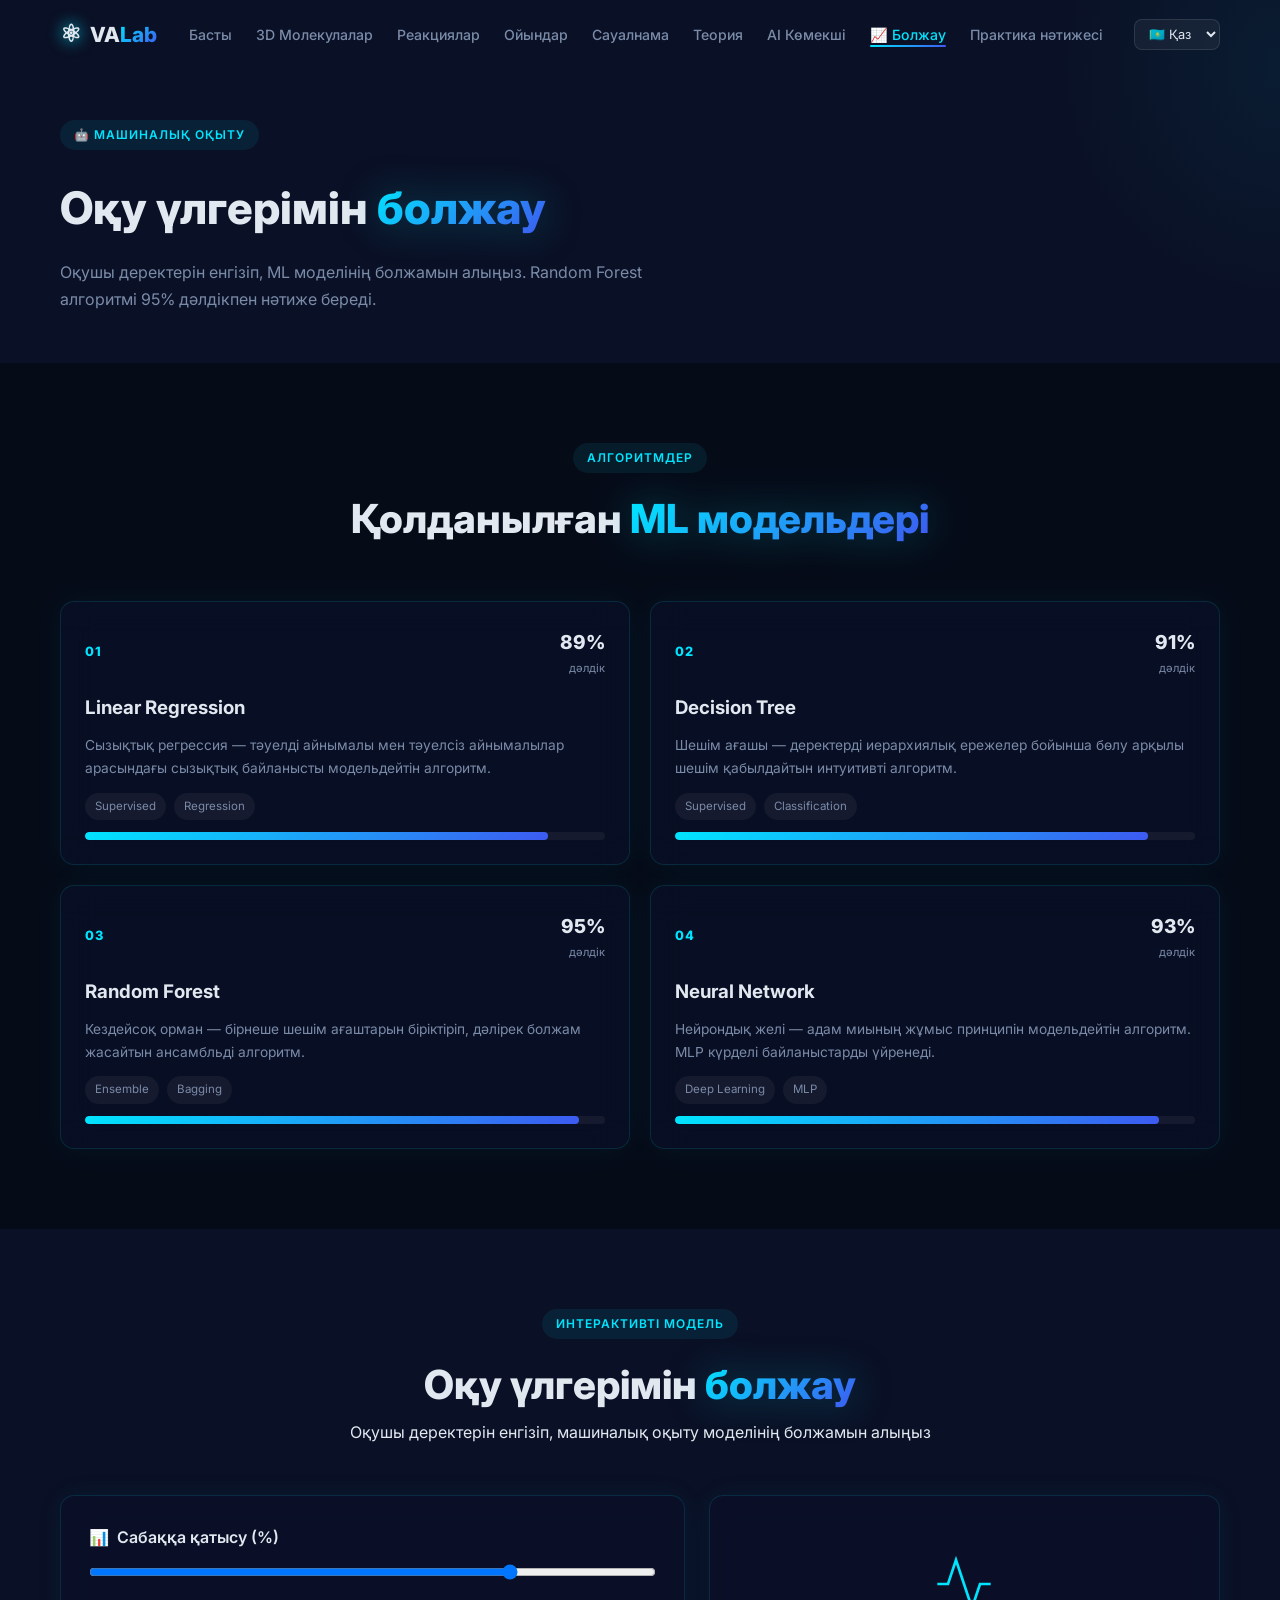
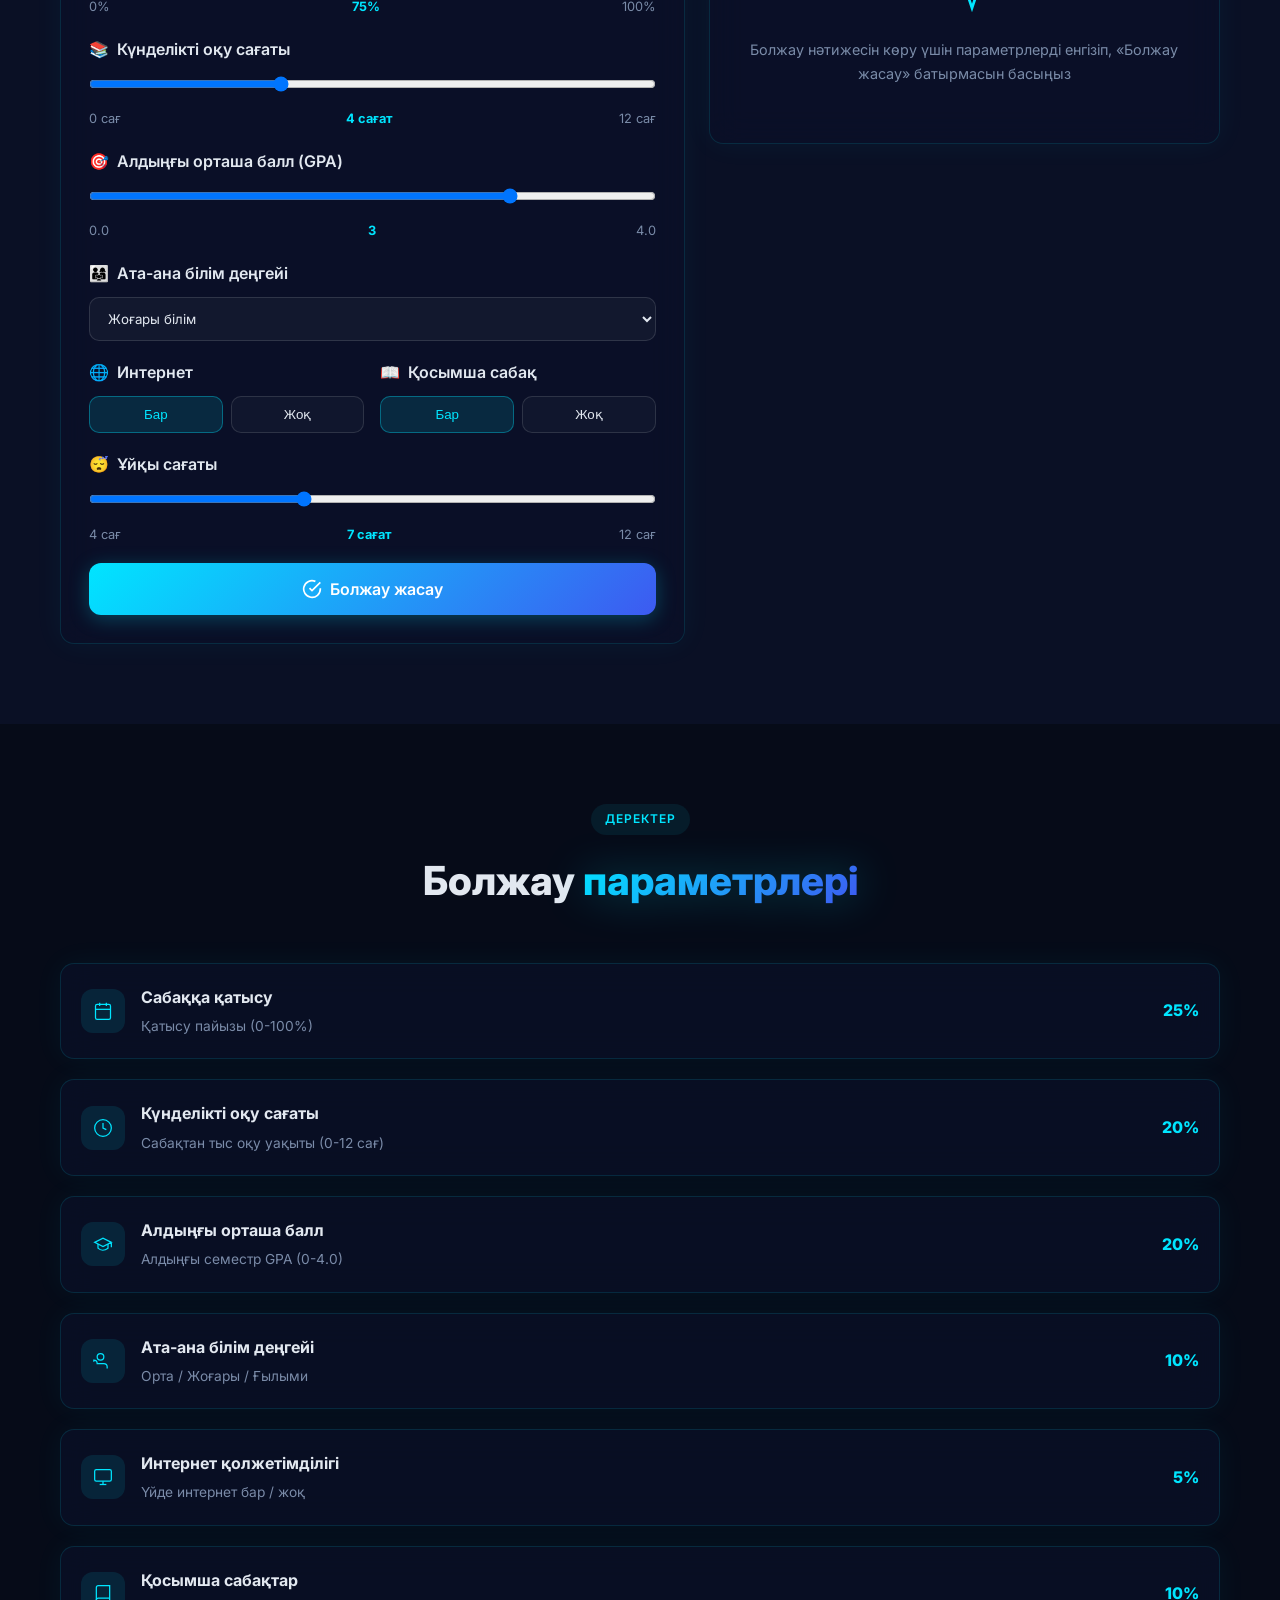
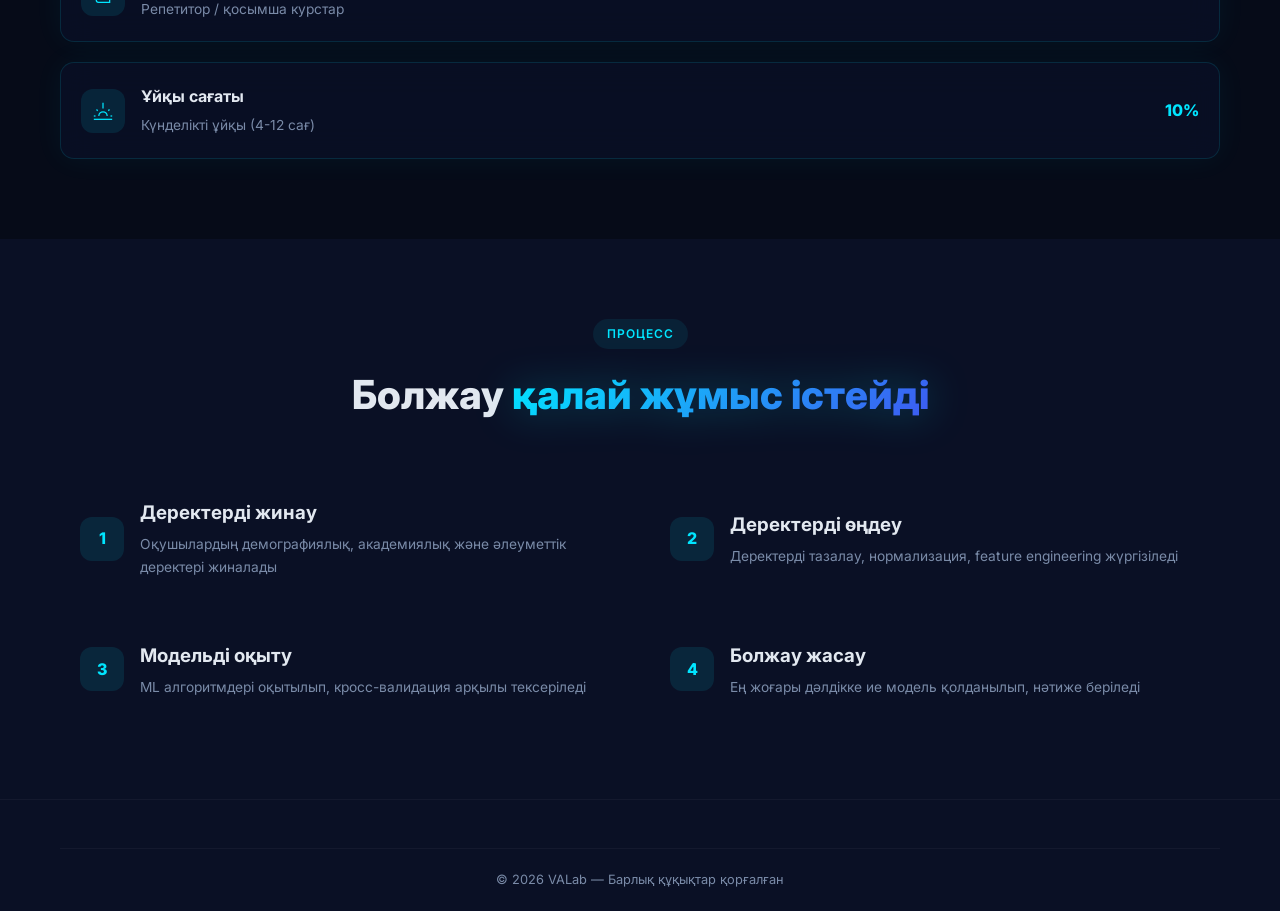
<file: prediction.html>
<!DOCTYPE html>
<html lang="kk">
<head>
    <meta charset="UTF-8">
    <meta name="viewport" content="width=device-width, initial-scale=1.0">
    <meta name="description" content="Оқушылардың оқу үлгерімін болжау — машиналық оқыту моделі арқылы интерактивті болжау жүйесі">
    <title>Оқу үлгерімін болжау — VALab</title>
    <link rel="preconnect" href="https://fonts.googleapis.com">
    <link rel="preconnect" href="https://fonts.gstatic.com" crossorigin>
    <link href="https://fonts.googleapis.com/css2?family=Inter:wght@300;400;500;600;700;800;900&family=JetBrains+Mono:wght@400;500;700&display=swap" rel="stylesheet">
    <link rel="stylesheet" href="style.css">
    <link rel="stylesheet" href="prediction.css">
</head>
<body>
    <nav class="navbar" id="navbar"><div class="nav-container"><a href="index.html" class="nav-logo"><span class="logo-atom">⚛</span><span>VA<span class="accent">Lab</span></span></a><ul class="nav-links" id="nav-links"><li><a href="index.html">Басты</a></li><li><a href="molecules.html">3D Молекулалар</a></li><li><a href="reactions.html">Реакциялар</a></li><li><a href="games.html">Ойындар</a></li><li><a href="survey.html">Сауалнама</a></li><li><a href="theory.html">Теория</a></li><li><a href="ai-lab.html">AI Көмекші</a></li><li><a href="prediction.html" class="active">📈 Болжау</a></li></ul><div class="nav-right"><select class="lang-select" id="lang-select"><option value="kk">🇰🇿 Қаз</option><option value="ru">🇷🇺 Рус</option><option value="en">🇬🇧 Eng</option></select><button class="nav-toggle" id="nav-toggle" aria-label="Menu"><span></span><span></span><span></span></button></div></div></nav>

    <section class="page-header">
        <div class="container">
            <span class="tag">🤖 Машиналық оқыту</span>
            <h1>Оқу үлгерімін <span class="glow-text">болжау</span></h1>
            <p>Оқушы деректерін енгізіп, ML моделінің болжамын алыңыз. Random Forest алгоритмі 95% дәлдікпен нәтиже береді.</p>
        </div>
    </section>

    <!-- ML Info Section -->
    <section class="section">
        <div class="container">
            <div class="sec-header animate-on-scroll"><span class="tag">Алгоритмдер</span><h2>Қолданылған <span class="glow-text">ML модельдері</span></h2></div>
            <div class="algo-grid">
                <div class="algo-card glass animate-on-scroll">
                    <div class="algo-top">
                        <span class="algo-num">01</span>
                        <div class="algo-acc"><span class="algo-acc-val">89%</span><span class="algo-acc-lbl">дәлдік</span></div>
                    </div>
                    <h3>Linear Regression</h3>
                    <p>Сызықтық регрессия — тәуелді айнымалы мен тәуелсіз айнымалылар арасындағы сызықтық байланысты модельдейтін алгоритм.</p>
                    <div class="algo-tags"><span class="atag">Supervised</span><span class="atag">Regression</span></div>
                    <div class="algo-bar"><div class="algo-bar-fill" data-width="89"></div></div>
                </div>
                <div class="algo-card glass animate-on-scroll">
                    <div class="algo-top">
                        <span class="algo-num">02</span>
                        <div class="algo-acc"><span class="algo-acc-val">91%</span><span class="algo-acc-lbl">дәлдік</span></div>
                    </div>
                    <h3>Decision Tree</h3>
                    <p>Шешім ағашы — деректерді иерархиялық ережелер бойынша бөлу арқылы шешім қабылдайтын интуитивті алгоритм.</p>
                    <div class="algo-tags"><span class="atag">Supervised</span><span class="atag">Classification</span></div>
                    <div class="algo-bar"><div class="algo-bar-fill" data-width="91"></div></div>
                </div>
                <div class="algo-card glass animate-on-scroll">
                    <div class="algo-top">
                        <span class="algo-num">03</span>
                        <div class="algo-acc"><span class="algo-acc-val">95%</span><span class="algo-acc-lbl">дәлдік</span></div>
                    </div>
                    <h3>Random Forest</h3>
                    <p>Кездейсоқ орман — бірнеше шешім ағаштарын біріктіріп, дәлірек болжам жасайтын ансамбльді алгоритм.</p>
                    <div class="algo-tags"><span class="atag">Ensemble</span><span class="atag">Bagging</span></div>
                    <div class="algo-bar"><div class="algo-bar-fill" data-width="95"></div></div>
                </div>
                <div class="algo-card glass animate-on-scroll">
                    <div class="algo-top">
                        <span class="algo-num">04</span>
                        <div class="algo-acc"><span class="algo-acc-val">93%</span><span class="algo-acc-lbl">дәлдік</span></div>
                    </div>
                    <h3>Neural Network</h3>
                    <p>Нейрондық желі — адам миының жұмыс принципін модельдейтін алгоритм. MLP күрделі байланыстарды үйренеді.</p>
                    <div class="algo-tags"><span class="atag">Deep Learning</span><span class="atag">MLP</span></div>
                    <div class="algo-bar"><div class="algo-bar-fill" data-width="93"></div></div>
                </div>
            </div>
        </div>
    </section>

    <!-- Prediction Form Section -->
    <section class="section section-alt" id="predict">
        <div class="container">
            <div class="sec-header animate-on-scroll"><span class="tag">Интерактивті модель</span><h2>Оқу үлгерімін <span class="glow-text">болжау</span></h2><p class="sec-desc">Оқушы деректерін енгізіп, машиналық оқыту моделінің болжамын алыңыз</p></div>
            <div class="pred-wrapper">
                <!-- Form -->
                <form class="pred-form glass animate-on-scroll" id="pred-form">
                    <div class="pf-group">
                        <label for="attendance"><span class="pf-icon">📊</span> Сабаққа қатысу (%)</label>
                        <input type="range" id="attendance" min="0" max="100" value="75" class="pf-range">
                        <div class="pf-range-info"><span>0%</span><span class="pf-range-val" id="attendance-val">75%</span><span>100%</span></div>
                    </div>
                    <div class="pf-group">
                        <label for="study-hours"><span class="pf-icon">📚</span> Күнделікті оқу сағаты</label>
                        <input type="range" id="study-hours" min="0" max="12" value="4" step="0.5" class="pf-range">
                        <div class="pf-range-info"><span>0 сағ</span><span class="pf-range-val" id="study-hours-val">4 сағат</span><span>12 сағ</span></div>
                    </div>
                    <div class="pf-group">
                        <label for="gpa"><span class="pf-icon">🎯</span> Алдыңғы орташа балл (GPA)</label>
                        <input type="range" id="gpa" min="0" max="4" value="3.0" step="0.1" class="pf-range">
                        <div class="pf-range-info"><span>0.0</span><span class="pf-range-val" id="gpa-val">3.0</span><span>4.0</span></div>
                    </div>
                    <div class="pf-group">
                        <label for="parent-edu"><span class="pf-icon">👨‍👩‍👧</span> Ата-ана білім деңгейі</label>
                        <select id="parent-edu" class="pf-select">
                            <option value="1">Орта білім</option>
                            <option value="2">Орта арнаулы білім</option>
                            <option value="3" selected>Жоғары білім</option>
                            <option value="4">Ғылыми дәреже</option>
                        </select>
                    </div>
                    <div class="pf-row">
                        <div class="pf-group">
                            <label><span class="pf-icon">🌐</span> Интернет</label>
                            <div class="pf-toggle-group">
                                <button type="button" class="pf-toggle active" data-val="1" data-target="internet">Бар</button>
                                <button type="button" class="pf-toggle" data-val="0" data-target="internet">Жоқ</button>
                                <input type="hidden" id="internet" value="1">
                            </div>
                        </div>
                        <div class="pf-group">
                            <label><span class="pf-icon">📖</span> Қосымша сабақ</label>
                            <div class="pf-toggle-group">
                                <button type="button" class="pf-toggle active" data-val="1" data-target="extra-classes">Бар</button>
                                <button type="button" class="pf-toggle" data-val="0" data-target="extra-classes">Жоқ</button>
                                <input type="hidden" id="extra-classes" value="1">
                            </div>
                        </div>
                    </div>
                    <div class="pf-group">
                        <label for="sleep"><span class="pf-icon">😴</span> Ұйқы сағаты</label>
                        <input type="range" id="sleep" min="4" max="12" value="7" step="0.5" class="pf-range">
                        <div class="pf-range-info"><span>4 сағ</span><span class="pf-range-val" id="sleep-val">7 сағат</span><span>12 сағ</span></div>
                    </div>
                    <button type="submit" class="btn btn-glow btn-lg pf-submit" id="pred-btn">
                        <svg width="20" height="20" viewBox="0 0 24 24" fill="none" stroke="currentColor" stroke-width="2"><path d="M22 11.08V12a10 10 0 11-5.93-9.14"/><polyline points="22 4 12 14.01 9 11.01"/></svg>
                        <span>Болжау жасау</span>
                    </button>
                </form>

                <!-- Result Panel -->
                <div class="pred-result glass animate-on-scroll" id="pred-result">
                    <div class="pr-placeholder" id="pr-placeholder">
                        <div class="pr-ph-icon">
                            <svg width="64" height="64" viewBox="0 0 24 24" fill="none" stroke="currentColor" stroke-width="1"><path d="M22 12h-4l-3 9L9 3l-3 9H2"/></svg>
                        </div>
                        <p>Болжау нәтижесін көру үшін параметрлерді енгізіп, «Болжау жасау» батырмасын басыңыз</p>
                    </div>
                    <div class="pr-content" id="pr-content" style="display:none">
                        <h3 class="pr-title">Болжау нәтижесі</h3>
                        <div class="gauge-wrap">
                            <canvas id="gauge-canvas" width="280" height="200"></canvas>
                            <div class="gauge-val" id="gauge-val">0%</div>
                            <div class="gauge-lbl">Оқу үлгерімі</div>
                        </div>
                        <div class="pr-grade" id="pr-grade">
                            <span class="pr-grade-letter" id="grade-letter">—</span>
                            <span class="pr-grade-text" id="grade-text">Баға</span>
                        </div>
                        <div class="pr-details">
                            <div class="pr-detail"><span class="pr-dl">Болжанған GPA</span><span class="pr-dv" id="pred-gpa">—</span></div>
                            <div class="pr-detail"><span class="pr-dl">Сенімділік деңгейі</span><span class="pr-dv" id="pred-conf">—</span></div>
                            <div class="pr-detail"><span class="pr-dl">Қолданылған модель</span><span class="pr-dv">Random Forest</span></div>
                        </div>
                        <div class="pr-recs" id="pr-recs">
                            <h4>💡 Ұсыныстар</h4>
                            <ul id="rec-list"></ul>
                        </div>
                        <div class="pr-importance" id="pr-importance">
                            <h4>📊 Факторлардың маңыздылығы</h4>
                            <div id="importance-bars"></div>
                        </div>
                    </div>
                </div>
            </div>
        </div>
    </section>

    <!-- Features Info -->
    <section class="section">
        <div class="container">
            <div class="sec-header animate-on-scroll"><span class="tag">Деректер</span><h2>Болжау <span class="glow-text">параметрлері</span></h2></div>
            <div class="param-list">
                <div class="param-item glass animate-on-scroll">
                    <div class="param-icon-w"><svg width="20" height="20" viewBox="0 0 24 24" fill="none" stroke="currentColor" stroke-width="1.5"><rect x="3" y="4" width="18" height="18" rx="2"/><line x1="16" y1="2" x2="16" y2="6"/><line x1="8" y1="2" x2="8" y2="6"/><line x1="3" y1="10" x2="21" y2="10"/></svg></div>
                    <div class="param-info"><h4>Сабаққа қатысу</h4><p>Қатысу пайызы (0-100%)</p></div>
                    <span class="param-weight">25%</span>
                </div>
                <div class="param-item glass animate-on-scroll">
                    <div class="param-icon-w"><svg width="20" height="20" viewBox="0 0 24 24" fill="none" stroke="currentColor" stroke-width="1.5"><circle cx="12" cy="12" r="10"/><polyline points="12 6 12 12 16 14"/></svg></div>
                    <div class="param-info"><h4>Күнделікті оқу сағаты</h4><p>Сабақтан тыс оқу уақыты (0-12 сағ)</p></div>
                    <span class="param-weight">20%</span>
                </div>
                <div class="param-item glass animate-on-scroll">
                    <div class="param-icon-w"><svg width="20" height="20" viewBox="0 0 24 24" fill="none" stroke="currentColor" stroke-width="1.5"><path d="M22 10v6M2 10l10-5 10 5-10 5z"/><path d="M6 12v5c3 3 8 3 12 0v-5"/></svg></div>
                    <div class="param-info"><h4>Алдыңғы орташа балл</h4><p>Алдыңғы семестр GPA (0-4.0)</p></div>
                    <span class="param-weight">20%</span>
                </div>
                <div class="param-item glass animate-on-scroll">
                    <div class="param-icon-w"><svg width="20" height="20" viewBox="0 0 24 24" fill="none" stroke="currentColor" stroke-width="1.5"><path d="M17 21v-2a4 4 0 00-4-4H5a4 4 0 00-4-4v2"/><circle cx="9" cy="7" r="4"/></svg></div>
                    <div class="param-info"><h4>Ата-ана білім деңгейі</h4><p>Орта / Жоғары / Ғылыми</p></div>
                    <span class="param-weight">10%</span>
                </div>
                <div class="param-item glass animate-on-scroll">
                    <div class="param-icon-w"><svg width="20" height="20" viewBox="0 0 24 24" fill="none" stroke="currentColor" stroke-width="1.5"><rect x="2" y="3" width="20" height="14" rx="2"/><line x1="8" y1="21" x2="16" y2="21"/><line x1="12" y1="17" x2="12" y2="21"/></svg></div>
                    <div class="param-info"><h4>Интернет қолжетімділігі</h4><p>Үйде интернет бар / жоқ</p></div>
                    <span class="param-weight">5%</span>
                </div>
                <div class="param-item glass animate-on-scroll">
                    <div class="param-icon-w"><svg width="20" height="20" viewBox="0 0 24 24" fill="none" stroke="currentColor" stroke-width="1.5"><path d="M4 19.5A2.5 2.5 0 016.5 17H20"/><path d="M6.5 2H20v20H6.5A2.5 2.5 0 014 19.5v-15A2.5 2.5 0 016.5 2z"/></svg></div>
                    <div class="param-info"><h4>Қосымша сабақтар</h4><p>Репетитор / қосымша курстар</p></div>
                    <span class="param-weight">10%</span>
                </div>
                <div class="param-item glass animate-on-scroll">
                    <div class="param-icon-w"><svg width="20" height="20" viewBox="0 0 24 24" fill="none" stroke="currentColor" stroke-width="1.5"><path d="M17 18a5 5 0 00-10 0"/><line x1="12" y1="2" x2="12" y2="9"/><line x1="4.22" y1="10.22" x2="5.64" y2="11.64"/><line x1="1" y1="18" x2="3" y2="18"/><line x1="21" y1="18" x2="23" y2="18"/><line x1="18.36" y1="11.64" x2="19.78" y2="10.22"/><line x1="23" y1="22" x2="1" y2="22"/></svg></div>
                    <div class="param-info"><h4>Ұйқы сағаты</h4><p>Күнделікті ұйқы (4-12 сағ)</p></div>
                    <span class="param-weight">10%</span>
                </div>
            </div>
        </div>
    </section>

    <!-- Process Section -->
    <section class="section section-alt">
        <div class="container">
            <div class="sec-header animate-on-scroll"><span class="tag">Процесс</span><h2>Болжау <span class="glow-text">қалай жұмыс істейді</span></h2></div>
            <div class="process-steps">
                <div class="ps-step animate-on-scroll">
                    <div class="ps-num">1</div>
                    <div class="ps-info"><h3>Деректерді жинау</h3><p>Оқушылардың демографиялық, академиялық және әлеуметтік деректері жиналады</p></div>
                </div>
                <div class="ps-step animate-on-scroll">
                    <div class="ps-num">2</div>
                    <div class="ps-info"><h3>Деректерді өңдеу</h3><p>Деректерді тазалау, нормализация, feature engineering жүргізіледі</p></div>
                </div>
                <div class="ps-step animate-on-scroll">
                    <div class="ps-num">3</div>
                    <div class="ps-info"><h3>Модельді оқыту</h3><p>ML алгоритмдері оқытылып, кросс-валидация арқылы тексеріледі</p></div>
                </div>
                <div class="ps-step animate-on-scroll">
                    <div class="ps-num">4</div>
                    <div class="ps-info"><h3>Болжау жасау</h3><p>Ең жоғары дәлдікке ие модель қолданылып, нәтиже беріледі</p></div>
                </div>
            </div>
        </div>
    </section>

    <footer class="footer"><div class="container"><div class="footer-bottom"><p>© 2026 VALab — Барлық құқықтар қорғалған</p></div></div></footer>

    <script src="script.js"></script>
    <script src="prediction.js"></script>
</body>
</html>
</file>
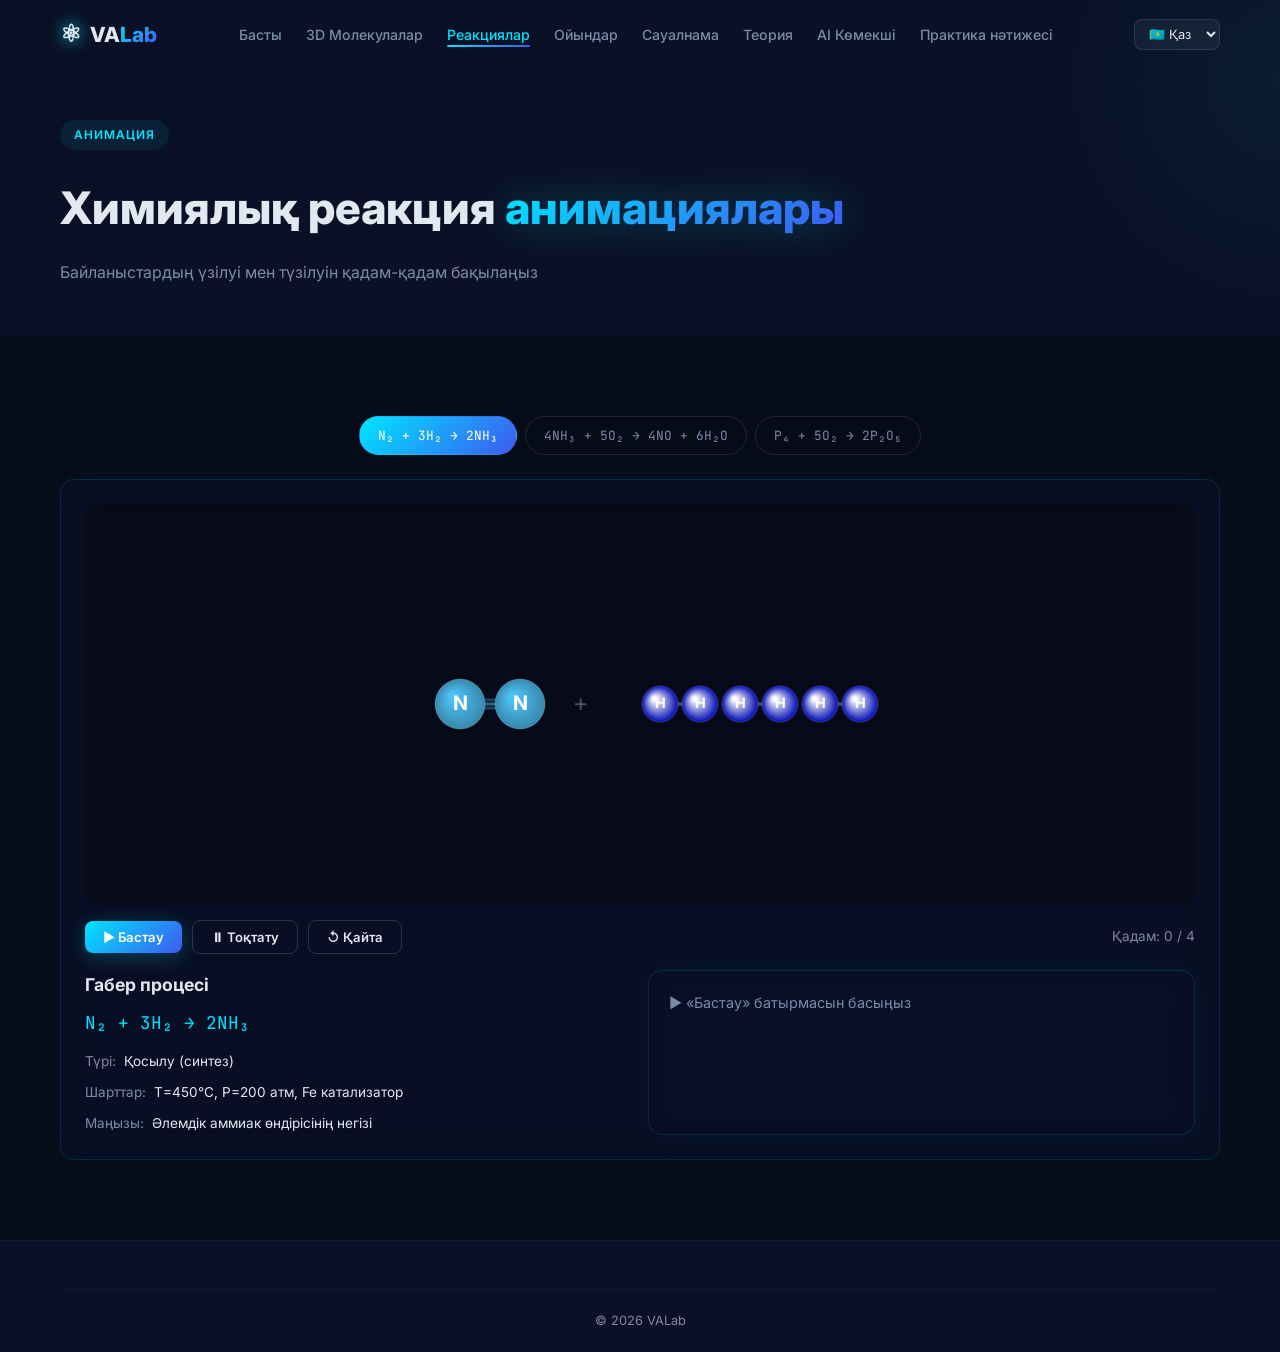
<file: reactions.html>
<!DOCTYPE html>
<html lang="kk">
<head>
    <meta charset="UTF-8">
    <meta name="viewport" content="width=device-width, initial-scale=1.0">
    <title>Реакция анимациялары — VALab</title>
    <link rel="preconnect" href="https://fonts.googleapis.com">
    <link rel="preconnect" href="https://fonts.gstatic.com" crossorigin>
    <link href="https://fonts.googleapis.com/css2?family=Inter:wght@300;400;500;600;700;800;900&family=JetBrains+Mono:wght@400;500;700&display=swap" rel="stylesheet">
    <link rel="stylesheet" href="style.css">
</head>
<body>
    <nav class="navbar" id="navbar"><div class="nav-container"><a href="index.html" class="nav-logo"><span class="logo-atom">⚛</span><span>VA<span class="accent">Lab</span></span></a><ul class="nav-links" id="nav-links"><li><a href="index.html">Басты</a></li><li><a href="molecules.html">3D Молекулалар</a></li><li><a href="reactions.html" class="active">Реакциялар</a></li><li><a href="games.html">Ойындар</a></li><li><a href="survey.html">Сауалнама</a></li><li><a href="theory.html">Теория</a></li><li><a href="ai-lab.html">AI Көмекші</a></li></ul><div class="nav-right"><select class="lang-select" id="lang-select"><option value="kk">🇰🇿 Қаз</option><option value="ru">🇷🇺 Рус</option><option value="en">🇬🇧 Eng</option></select><button class="nav-toggle" id="nav-toggle" aria-label="Menu"><span></span><span></span><span></span></button></div></div></nav>

    <section class="page-header"><div class="container"><span class="tag">Анимация</span><h1>Химиялық реакция <span class="glow-text">анимациялары</span></h1><p>Байланыстардың үзілуі мен түзілуін қадам-қадам бақылаңыз</p></div></section>

    <section class="section">
        <div class="container">
            <div class="rxn-selector">
                <button class="rxn-btn active" data-rxn="haber">N₂ + 3H₂ → 2NH₃</button>
                <button class="rxn-btn" data-rxn="ostwald">4NH₃ + 5O₂ → 4NO + 6H₂O</button>
                <button class="rxn-btn" data-rxn="p4burn">P₄ + 5O₂ → 2P₂O₅</button>
            </div>

            <div class="rxn-stage glass" id="rxn-stage">
                <canvas id="rxn-canvas" width="900" height="400"></canvas>
                <div class="rxn-controls">
                    <button class="btn btn-glow btn-sm" id="rxn-play">▶ Бастау</button>
                    <button class="btn btn-outline btn-sm" id="rxn-pause" disabled>⏸ Тоқтату</button>
                    <button class="btn btn-outline btn-sm" id="rxn-reset">↺ Қайта</button>
                    <div class="rxn-step-label">Қадам: <span id="rxn-step-num">0</span> / <span id="rxn-step-total">4</span></div>
                </div>
                <div class="rxn-info" id="rxn-info">
                    <div class="rxn-info-card">
                        <h3 id="rxn-title">Габер процесі</h3>
                        <p id="rxn-eq" class="rxn-equation">N₂ + 3H₂ → 2NH₃</p>
                        <div class="rxn-details">
                            <div class="rxn-d"><span class="rxn-d-label">Түрі:</span><span id="rxn-type">Қосылу (синтез)</span></div>
                            <div class="rxn-d"><span class="rxn-d-label">Шарттар:</span><span id="rxn-cond">T=450°C, P=200 атм, Fe катализатор</span></div>
                            <div class="rxn-d"><span class="rxn-d-label">Маңызы:</span><span id="rxn-imp">Әлемдік аммиак өндірісінің негізі</span></div>
                        </div>
                    </div>
                    <div class="rxn-step-desc glass" id="rxn-step-desc">
                        <p>▶ «Бастау» батырмасын басыңыз</p>
                    </div>
                </div>
            </div>
        </div>
    </section>

    <footer class="footer"><div class="container"><div class="footer-bottom"><p>© 2026 VALab</p></div></div></footer>
    <script src="script.js"></script>
    <script src="reactions.js"></script>
</body>
</html>
</file>
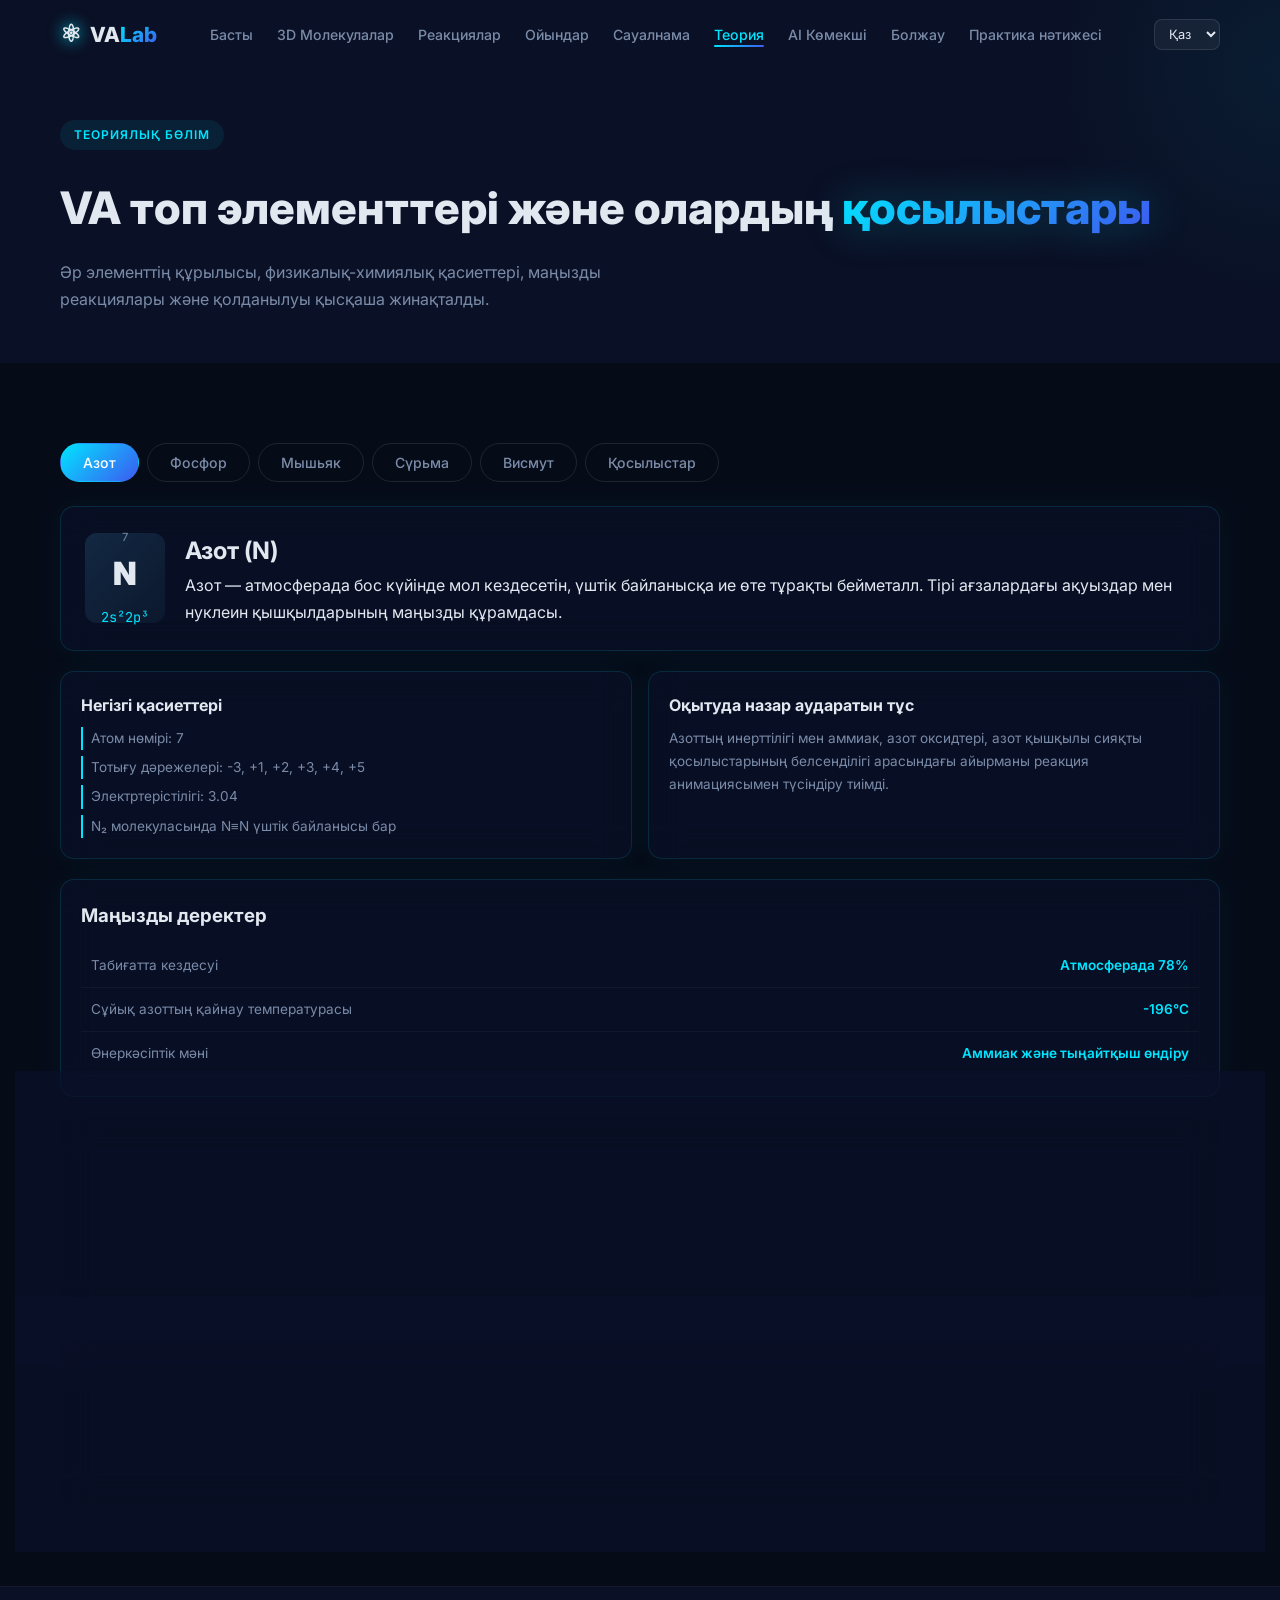
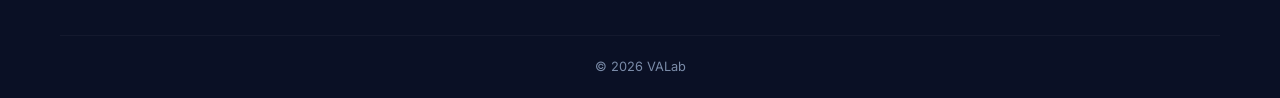
<file: theory.html>
<!DOCTYPE html>
<html lang="kk">
<head>
    <meta charset="UTF-8">
    <meta name="viewport" content="width=device-width, initial-scale=1.0">
    <meta name="description" content="VA топ элементтері және олардың қосылыстары бойынша теориялық материалдар.">
    <title>Теория — VALab</title>
    <link rel="preconnect" href="https://fonts.googleapis.com">
    <link rel="preconnect" href="https://fonts.gstatic.com" crossorigin>
    <link href="https://fonts.googleapis.com/css2?family=Inter:wght@300;400;500;600;700;800;900&family=JetBrains+Mono:wght@400;500;700&display=swap" rel="stylesheet">
    <link rel="stylesheet" href="style.css">
    <style>
        .theory-content{display:none}
        .theory-content.active{display:block}
    </style>
</head>
<body>
    <nav class="navbar" id="navbar">
        <div class="nav-container">
            <a href="index.html" class="nav-logo">
                <span class="logo-atom">⚛</span>
                <span>VA<span class="accent">Lab</span></span>
            </a>
            <ul class="nav-links" id="nav-links">
                <li><a href="index.html">Басты</a></li>
                <li><a href="molecules.html">3D Молекулалар</a></li>
                <li><a href="reactions.html">Реакциялар</a></li>
                <li><a href="games.html">Ойындар</a></li>
                <li><a href="survey.html">Сауалнама</a></li>
                <li><a href="theory.html" class="active">Теория</a></li>
                <li><a href="ai-lab.html">AI Көмекші</a></li>
                <li><a href="prediction.html">Болжау</a></li>
            </ul>
            <div class="nav-right">
                <select class="lang-select" id="lang-select">
                    <option value="kk">Қаз</option>
                    <option value="ru">Рус</option>
                    <option value="en">Eng</option>
                </select>
                <button class="nav-toggle" id="nav-toggle" aria-label="Menu"><span></span><span></span><span></span></button>
            </div>
        </div>
    </nav>

    <section class="page-header">
        <div class="container">
            <span class="tag">Теориялық бөлім</span>
            <h1>VA топ элементтері және олардың <span class="glow-text">қосылыстары</span></h1>
            <p>Әр элементтің құрылысы, физикалық-химиялық қасиеттері, маңызды реакциялары және қолданылуы қысқаша жинақталды.</p>
        </div>
    </section>

    <section class="section">
        <div class="container">
            <div class="theory-tabs animate-on-scroll">
                <button class="th-tab active" data-el="nitrogen">Азот</button>
                <button class="th-tab" data-el="phosphorus">Фосфор</button>
                <button class="th-tab" data-el="arsenic">Мышьяк</button>
                <button class="th-tab" data-el="antimony">Сүрьма</button>
                <button class="th-tab" data-el="bismuth">Висмут</button>
                <button class="th-tab" data-el="compounds">Қосылыстар</button>
            </div>

            <div id="theory-nitrogen" class="theory-content active" style="display:block">
                <div class="th-hero glass animate-on-scroll">
                    <div class="th-badge n-bg"><div class="el-z">7</div><div class="el-sym">N</div><div class="th-config">2s²2p³</div></div>
                    <div>
                        <h2>Азот (N)</h2>
                        <p>Азот — атмосферада бос күйінде мол кездесетін, үштік байланысқа ие өте тұрақты бейметалл. Тірі ағзалардағы ақуыздар мен нуклеин қышқылдарының маңызды құрамдасы.</p>
                    </div>
                </div>
                <div class="th-grid">
                    <div class="th-card glass animate-on-scroll">
                        <h3>Негізгі қасиеттері</h3>
                        <ul>
                            <li>Атом нөмірі: 7</li>
                            <li>Тотығу дәрежелері: -3, +1, +2, +3, +4, +5</li>
                            <li>Электртерістілігі: 3.04</li>
                            <li>N₂ молекуласында N≡N үштік байланысы бар</li>
                        </ul>
                    </div>
                    <div class="th-card glass animate-on-scroll">
                        <h3>Оқытуда назар аударатын тұс</h3>
                        <p>Азоттың инерттілігі мен аммиак, азот оксидтері, азот қышқылы сияқты қосылыстарының белсенділігі арасындағы айырманы реакция анимациясымен түсіндіру тиімді.</p>
                    </div>
                </div>
                <div class="th-table glass animate-on-scroll">
                    <h3>Маңызды деректер</h3>
                    <table>
                        <tr><td>Табиғатта кездесуі</td><td>Атмосферада 78%</td></tr>
                        <tr><td>Сұйық азоттың қайнау температурасы</td><td>-196°C</td></tr>
                        <tr><td>Өнеркәсіптік мәні</td><td>Аммиак және тыңайтқыш өндіру</td></tr>
                    </table>
                </div>
                <div class="th-reallife glass animate-on-scroll">
                    <h3>Қолданылуы</h3>
                    <div class="rl-grid">
                        <div class="rl-item"><span>🌬</span><p>Инертті орта жасау</p></div>
                        <div class="rl-item"><span>🧊</span><p>Криогендік сұйық азот</p></div>
                        <div class="rl-item"><span>🌾</span><p>Тыңайтқыш өндірісі</p></div>
                        <div class="rl-item"><span>🏥</span><p>Медицина және зертхана</p></div>
                    </div>
                </div>
            </div>

            <div id="theory-phosphorus" class="theory-content">
                <div class="th-hero glass animate-on-scroll">
                    <div class="th-badge p-bg"><div class="el-z">15</div><div class="el-sym">P</div><div class="th-config">3s²3p³</div></div>
                    <div>
                        <h2>Фосфор (P)</h2>
                        <p>Фосфор — бірнеше аллотропиялық түрі бар бейметалл. Ақ, қызыл және қара фосфор қасиеттері бойынша едәуір ерекшеленеді, сондықтан оны оқытуда салыстыру тәсілі өте пайдалы.</p>
                    </div>
                </div>
                <div class="th-grid">
                    <div class="th-card glass animate-on-scroll">
                        <h3>Аллотропиясы</h3>
                        <ul>
                            <li>Ақ фосфор — улы, белсенді, қараңғыда жарқырайды</li>
                            <li>Қызыл фосфор — тұрақтырақ, сіріңкеде қолданылады</li>
                            <li>Қара фосфор — қабатты құрылымды, графитке ұқсас</li>
                        </ul>
                    </div>
                    <div class="th-card glass animate-on-scroll">
                        <h3>Маңызы</h3>
                        <p>Фосфор ДНҚ, РНҚ, АТФ құрамында болады. Сондықтан бұл элементті биологиямен байланыстыра оқыту оқушыға түсінуді жеңілдетеді.</p>
                    </div>
                </div>
                <div class="th-table glass animate-on-scroll">
                    <h3>Маңызды қосылыстары</h3>
                    <table>
                        <tr><td>P₄</td><td>Ақ фосфордың молекулалық формасы</td></tr>
                        <tr><td>H₃PO₄</td><td>Фосфор қышқылы</td></tr>
                        <tr><td>PCl₃ / PCl₅</td><td>Хлоридтері, молекула геометриясын түсіндіруге ыңғайлы</td></tr>
                    </table>
                </div>
                <div class="th-reallife glass animate-on-scroll">
                    <h3>Қолданылуы</h3>
                    <div class="rl-grid">
                        <div class="rl-item"><span>🧬</span><p>Биомолекулалар</p></div>
                        <div class="rl-item"><span>🧯</span><p>Сіріңке және қауіпсіздік материалдары</p></div>
                        <div class="rl-item"><span>🌱</span><p>Фосфат тыңайтқыштары</p></div>
                        <div class="rl-item"><span>🏭</span><p>Өнеркәсіптік синтез</p></div>
                    </div>
                </div>
            </div>

            <div id="theory-arsenic" class="theory-content">
                <div class="th-hero glass animate-on-scroll">
                    <div class="th-badge as-bg"><div class="el-z">33</div><div class="el-sym">As</div><div class="th-config">4s²4p³</div></div>
                    <div>
                        <h2>Мышьяк (As)</h2>
                        <p>Мышьяк — металлоид. Оның кейбір қосылыстары улы болғанымен, заманауи электроникада GaAs сияқты маңызды жартылай өткізгіштер осы элементпен байланысты.</p>
                    </div>
                </div>
                <div class="th-grid">
                    <div class="th-card glass animate-on-scroll">
                        <h3>Ерекшелігі</h3>
                        <ul>
                            <li>Металлоидтық қасиет көрсетеді</li>
                            <li>Сұр мышьяк — ең тұрақты түрі</li>
                            <li>AsH₃ аса улы газ</li>
                            <li>As₂O₃ тарихи тұрғыдан белгілі у</li>
                        </ul>
                    </div>
                    <div class="th-card glass animate-on-scroll">
                        <h3>Оқытудың тиімді жолы</h3>
                        <p>Мышьякты «қауіпті зат» ретінде ғана емес, «микроэлектроникадағы маңызды элемент» ретінде таныстыру пәнге қызығушылықты арттырады.</p>
                    </div>
                </div>
                <div class="th-reallife glass animate-on-scroll">
                    <h3>Практикалық байланыс</h3>
                    <div class="rl-grid">
                        <div class="rl-item"><span>💡</span><p>LED және лазерлер</p></div>
                        <div class="rl-item"><span>📡</span><p>Жоғары жиілікті электроника</p></div>
                        <div class="rl-item"><span>☀️</span><p>Ғарыштық күн батареялары</p></div>
                        <div class="rl-item"><span>⚠️</span><p>Улылық қауіпсіздігі</p></div>
                    </div>
                </div>
            </div>

            <div id="theory-antimony" class="theory-content">
                <div class="th-hero glass animate-on-scroll">
                    <div class="th-badge sb-bg"><div class="el-z">51</div><div class="el-sym">Sb</div><div class="th-config">5s²5p³</div></div>
                    <div>
                        <h2>Сүрьма (Sb)</h2>
                        <p>Сүрьма немесе stibium — қорытпаларда, отқа төзімді материалдарда және аккумулятор технологиясында маңызды орын алатын металлоид.</p>
                    </div>
                </div>
                <div class="th-grid">
                    <div class="th-card glass animate-on-scroll">
                        <h3>Негізгі дерек</h3>
                        <ul>
                            <li>Негізгі кені — стибнит (Sb₂S₃)</li>
                            <li>Тотығу дәрежелері: -3, +3, +5</li>
                            <li>Металлоидтық сипат көрсетеді</li>
                            <li>Ежелгі дәуірден бері белгілі</li>
                        </ul>
                    </div>
                    <div class="th-card glass animate-on-scroll">
                        <h3>Сабақтағы байланыс</h3>
                        <p>Сүрьманы металлоидтар тақырыбында «бейметалдан металға өтпелі қасиет» ұғымын нақтылау үшін пайдалану ыңғайлы.</p>
                    </div>
                </div>
                <div class="th-reallife glass animate-on-scroll">
                    <h3>Қолданылуы</h3>
                    <div class="rl-grid">
                        <div class="rl-item"><span>🔋</span><p>Аккумулятор қорытпалары</p></div>
                        <div class="rl-item"><span>🔥</span><p>Отқа төзімді материалдар</p></div>
                        <div class="rl-item"><span>🖨</span><p>Арнайы қорытпалар</p></div>
                        <div class="rl-item"><span>⚙️</span><p>Техникалық өндіріс</p></div>
                    </div>
                </div>
            </div>

            <div id="theory-bismuth" class="theory-content">
                <div class="th-hero glass animate-on-scroll">
                    <div class="th-badge bi-bg"><div class="el-z">83</div><div class="el-sym">Bi</div><div class="th-config">6s²6p³</div></div>
                    <div>
                        <h2>Висмут (Bi)</h2>
                        <p>Висмут — VA топтағы ең ауыр тұрақты элемент. Ол төмен уыттылығымен, әдемі оксидті кристалдарымен және төмен балқитын қорытпаларымен ерекшеленеді.</p>
                    </div>
                </div>
                <div class="th-grid">
                    <div class="th-card glass animate-on-scroll">
                        <h3>Ерекшелігі</h3>
                        <ul>
                            <li>Қызғылт-күміс түсті металл</li>
                            <li>Төмен балқитын қорытпаларға кіреді</li>
                            <li>Bi₂O₃ негіздік оксид ретінде қарастырылады</li>
                            <li>Медицинада висмут тұздары қолданылады</li>
                        </ul>
                    </div>
                    <div class="th-card glass animate-on-scroll">
                        <h3>Оқыту идеясы</h3>
                        <p>Висмутты экологиялық қауіпсіз балама материал және медицинамен байланысқан мысал ретінде беру оқушыға тақырыптың өмірмен байланысын көрсетеді.</p>
                    </div>
                </div>
                <div class="th-reallife glass animate-on-scroll">
                    <h3>Қолданылуы</h3>
                    <div class="rl-grid">
                        <div class="rl-item"><span>💊</span><p>Медицина</p></div>
                        <div class="rl-item"><span>🎨</span><p>Пигменттер</p></div>
                        <div class="rl-item"><span>🔩</span><p>Төмен балқитын қорытпа</p></div>
                        <div class="rl-item"><span>🌍</span><p>Экологиялық материал</p></div>
                    </div>
                </div>
            </div>

            <div id="theory-compounds" class="theory-content">
                <div class="th-hero glass animate-on-scroll">
                    <div class="th-badge" style="background:linear-gradient(135deg,rgba(0,229,255,.15),rgba(124,77,255,.15))">
                        <div class="el-sym">VA</div>
                        <div class="th-config">Қосылыстар</div>
                    </div>
                    <div>
                        <h2>Маңызды қосылыстар мен реакциялар</h2>
                        <p>Бұл бөлімде сабақта жиі қарастырылатын негізгі қосылыстар мен өндірістік маңызы бар реакциялар жинақталды.</p>
                    </div>
                </div>
                <div class="th-grid">
                    <div class="th-card glass animate-on-scroll">
                        <h3>Негізгі қосылыстар</h3>
                        <ul>
                            <li>NH₃ — аммиак</li>
                            <li>HNO₃ — азот қышқылы</li>
                            <li>H₃PO₄ — фосфор қышқылы</li>
                            <li>PCl₃, PCl₅ — молекула геометриясына мысал</li>
                        </ul>
                    </div>
                    <div class="th-card glass animate-on-scroll">
                        <h3>Өндірістік реакциялар</h3>
                        <ul>
                            <li>N₂ + 3H₂ ⇌ 2NH₃ — Габер процесі</li>
                            <li>4NH₃ + 5O₂ → 4NO + 6H₂O — Оствальд процесінің 1-кезеңі</li>
                            <li>P₄ + 5O₂ → 2P₂O₅ — фосфордың жануы</li>
                            <li>3NO₂ + H₂O → 2HNO₃ + NO</li>
                        </ul>
                    </div>
                </div>
                <div class="th-table glass animate-on-scroll">
                    <h3>Сабақтағы пәнаралық байланыс</h3>
                    <table>
                        <tr><td>Химия + Биология</td><td>Фосфордың ДНҚ, РНҚ, АТФ-тегі рөлі</td></tr>
                        <tr><td>Химия + Физика</td><td>GaAs жартылай өткізгішінің қасиеттері</td></tr>
                        <tr><td>Химия + Информатика</td><td>AI көмекші мен дерек талдауды пайдалану</td></tr>
                    </table>
                </div>
            </div>

            <div class="doc-upload glass animate-on-scroll">
                <h3>Құжат мәтінін жүктеп тексеру</h3>
                <p>TXT форматындағы конспект немесе қысқаша мәтінді жүктесеңіз, сайт негізгі химиялық атауларды белгілеп көрсетеді.</p>
                <input type="file" id="doc-file" accept=".txt">
                <div class="doc-content glass" id="doc-content" style="display:none"></div>
            </div>
        </div>
    </section>

    <footer class="footer">
        <div class="container">
            <div class="footer-bottom"><p>© 2026 VALab</p></div>
        </div>
    </footer>

    <script src="script.js"></script>
    <script>
        document.querySelectorAll('.th-tab').forEach(btn=>{
            btn.addEventListener('click',()=>{
                document.querySelectorAll('.theory-content').forEach(c=>{c.classList.remove('active');c.style.display='none';});
                const target=document.getElementById('theory-'+btn.dataset.el);
                if(target){target.classList.add('active');target.style.display='block';}
            });
        });
    </script>
</body>
</html>
</file>
<file: style.css>
:root{--bg:#060b18;--bg2:#0a1025;--bg3:#0d1530;--glass:rgba(10,16,40,0.7);--glass-b:rgba(0,240,255,0.12);--text:#e2e8f0;--text2:#7a8ba8;--accent:#00e5ff;--accent2:#3d5af1;--purple:#7c4dff;--green:#00e676;--red:#ff5252;--orange:#ff9100;--grad:linear-gradient(135deg,#00e5ff,#3d5af1);--grad2:linear-gradient(135deg,#3d5af1,#7c4dff);--r:14px;--font:'Inter',sans-serif;--mono:'JetBrains Mono',monospace;--n:#4fc3f7;--p:#ff7043;--as:#ab47bc;--sb:#66bb6a;--bi:#ef5350}
*,*::before,*::after{margin:0;padding:0;box-sizing:border-box}
html{scroll-behavior:smooth}
body{font-family:var(--font);background:var(--bg);color:var(--text);line-height:1.7;overflow-x:hidden}
a{text-decoration:none;color:inherit}ul{list-style:none}
.container{max-width:1200px;margin:0 auto;padding:0 20px}

/* NAV */
.navbar{position:fixed;top:0;left:0;right:0;z-index:1000;padding:14px 0;transition:.3s}
.navbar.scrolled{background:rgba(6,11,24,.95);backdrop-filter:blur(20px);border-bottom:1px solid var(--glass-b);padding:8px 0}
.nav-container{max-width:1200px;margin:0 auto;padding:0 20px;display:flex;align-items:center;justify-content:space-between}
.nav-logo{display:flex;align-items:center;gap:8px;font-size:1.3rem;font-weight:800}
.logo-atom{font-size:1.5rem;filter:drop-shadow(0 0 8px var(--accent))}
.accent{background:var(--grad);-webkit-background-clip:text;-webkit-text-fill-color:transparent;background-clip:text}
.nav-links{display:flex;gap:24px}
.nav-links a{font-size:.88rem;font-weight:500;color:var(--text2);transition:.3s;position:relative}
.nav-links a:hover,.nav-links a.active{color:var(--accent)}
.nav-links a.active::after{content:'';position:absolute;bottom:-4px;left:0;right:0;height:2px;background:var(--grad);border-radius:2px}
.nav-right{display:flex;align-items:center;gap:12px}
.lang-select{background:rgba(255,255,255,.05);border:1px solid rgba(255,255,255,.1);color:var(--text);padding:6px 10px;border-radius:8px;font-family:var(--font);font-size:.8rem;cursor:pointer}
.nav-toggle{display:none;flex-direction:column;gap:5px;background:none;border:none;cursor:pointer;padding:4px}
.nav-toggle span{width:22px;height:2px;background:var(--text);border-radius:2px;transition:.3s}

/* HERO */
.hero{min-height:100vh;display:flex;align-items:center;position:relative;overflow:hidden;padding:120px 20px 60px}
#hero-canvas{position:absolute;inset:0;width:100%;height:100%}
.hero-content{position:relative;z-index:2;max-width:800px;margin:0 auto;text-align:center}
.hero-badge{display:inline-flex;align-items:center;gap:8px;background:rgba(0,229,255,.08);border:1px solid rgba(0,229,255,.2);padding:6px 18px;border-radius:50px;font-size:.82rem;color:var(--accent);margin-bottom:20px}
.pulse-dot{width:8px;height:8px;background:var(--accent);border-radius:50%;animation:pulse 2s infinite}
@keyframes pulse{0%,100%{opacity:1;box-shadow:0 0 0 0 rgba(0,229,255,.4)}50%{opacity:.6;box-shadow:0 0 0 8px rgba(0,229,255,0)}}
.hero-title{font-size:clamp(2rem,5vw,3.6rem);font-weight:900;line-height:1.15;margin-bottom:20px;letter-spacing:-.02em}
.glow-text{background:var(--grad);-webkit-background-clip:text;-webkit-text-fill-color:transparent;background-clip:text;filter:drop-shadow(0 0 20px rgba(0,229,255,.3))}
.hero-desc{font-size:1.05rem;color:var(--text2);max-width:600px;margin:0 auto 32px;line-height:1.8}
.hero-actions{display:flex;gap:14px;justify-content:center;flex-wrap:wrap}
.hero-stats{display:flex;gap:36px;margin-top:48px;justify-content:center;padding-top:32px;border-top:1px solid rgba(255,255,255,.06)}
.h-stat{text-align:center}
.h-stat-num{display:block;font-size:2.2rem;font-weight:800;background:var(--grad);-webkit-background-clip:text;-webkit-text-fill-color:transparent;background-clip:text}
.h-stat-label{font-size:.78rem;color:var(--text2)}
.h-stat-div{width:1px;background:rgba(255,255,255,.08)}

/* BUTTONS */
.btn{display:inline-flex;align-items:center;gap:8px;padding:12px 28px;border-radius:10px;font-weight:600;font-size:.9rem;cursor:pointer;border:none;font-family:var(--font);transition:.3s}
.btn-glow{background:var(--grad);color:#fff;box-shadow:0 4px 20px rgba(0,229,255,.25)}
.btn-glow:hover{transform:translateY(-2px);box-shadow:0 8px 30px rgba(0,229,255,.4)}
.btn-outline{background:transparent;color:var(--text);border:1px solid rgba(255,255,255,.15)}
.btn-outline:hover{border-color:var(--accent);color:var(--accent)}
.btn-sm{padding:8px 18px;font-size:.82rem;border-radius:8px}
.btn-lg{padding:16px 36px;font-size:1rem;border-radius:12px}
.btn-danger{background:linear-gradient(135deg,#ff5252,#d32f2f);color:#fff;box-shadow:0 4px 20px rgba(255,82,82,.25)}

/* SECTIONS */
.section{padding:80px 0;position:relative}
.section-alt{background:var(--bg2)}
.sec-header{text-align:center;margin-bottom:48px}
.tag{display:inline-block;background:rgba(0,229,255,.08);color:var(--accent);padding:5px 14px;border-radius:50px;font-size:.75rem;font-weight:600;text-transform:uppercase;letter-spacing:1px;margin-bottom:12px}
.sec-header h2{font-size:clamp(1.6rem,4vw,2.5rem);font-weight:800}
.page-header{padding:120px 0 50px;background:var(--bg2);position:relative;overflow:hidden}
.page-header::before{content:'';position:absolute;top:-50%;right:-20%;width:500px;height:500px;background:radial-gradient(circle,rgba(0,229,255,.06),transparent 70%);border-radius:50%}
.page-header h1{font-size:clamp(1.8rem,4vw,2.8rem);font-weight:800;margin-top:8px;margin-bottom:12px}
.page-header p{color:var(--text2);font-size:1rem;max-width:600px}
.glass{background:var(--glass);backdrop-filter:blur(16px);border:1px solid var(--glass-b);border-radius:var(--r);box-shadow:0 0 30px rgba(0,229,255,.05)}

/* ELEMENT CARDS */
.el-grid{display:grid;grid-template-columns:repeat(5,1fr);gap:16px}
.el-card{background:var(--glass);border:1px solid var(--glass-b);border-radius:var(--r);padding:20px;text-align:center;transition:.3s;cursor:pointer}
.el-card:hover{transform:translateY(-6px);box-shadow:0 16px 40px rgba(0,229,255,.12)}
.el-top{padding:16px;border-radius:10px;margin-bottom:12px;display:flex;flex-direction:column;align-items:center}
.n-bg{background:linear-gradient(135deg,rgba(79,195,247,.15),rgba(79,195,247,.05))}
.p-bg{background:linear-gradient(135deg,rgba(255,112,67,.15),rgba(255,112,67,.05))}
.as-bg{background:linear-gradient(135deg,rgba(171,71,188,.15),rgba(171,71,188,.05))}
.sb-bg{background:linear-gradient(135deg,rgba(102,187,106,.15),rgba(102,187,106,.05))}
.bi-bg{background:linear-gradient(135deg,rgba(239,83,80,.15),rgba(239,83,80,.05))}
.el-z{font-size:.7rem;color:var(--text2)}.el-sym{font-size:2rem;font-weight:900}.el-mass{font-size:.7rem;color:var(--text2)}
.el-card h3{font-size:1rem;margin-bottom:6px}.el-card p{font-size:.8rem;color:var(--text2);margin-bottom:10px}
.el-tags{display:flex;gap:6px;justify-content:center;flex-wrap:wrap}
.el-tags span{font-size:.65rem;padding:3px 8px;border-radius:50px;background:rgba(255,255,255,.05);color:var(--text2)}

/* FEATURES */
.feat-grid{display:grid;grid-template-columns:repeat(3,1fr);gap:20px}
.feat-card{padding:28px;background:var(--glass);border:1px solid var(--glass-b);border-radius:var(--r);transition:.3s}
.feat-card:hover{transform:translateY(-4px);border-color:rgba(0,229,255,.25);box-shadow:0 12px 40px rgba(0,229,255,.08)}
.feat-icon{font-size:2.2rem;margin-bottom:12px}
.feat-card h3{font-size:1.05rem;margin-bottom:6px}
.feat-card p{font-size:.82rem;color:var(--text2)}

/* COMPARISON TABLE */
.table-wrap{padding:24px;overflow-x:auto}
.comp-table{width:100%;border-collapse:collapse;font-size:.85rem}
.comp-table th,.comp-table td{padding:12px 14px;text-align:center;border-bottom:1px solid rgba(255,255,255,.05)}
.comp-table th{font-weight:600;color:var(--accent);background:rgba(0,229,255,.04)}
.comp-table td:first-child{text-align:left;color:var(--text2);font-weight:500}
.n-col{color:var(--n)}.p-col{color:var(--p)}.as-col{color:var(--as)}.sb-col{color:var(--sb)}.bi-col{color:var(--bi)}

/* MOLECULES PAGE */
.mol-selector{display:flex;gap:8px;flex-wrap:wrap;margin-bottom:24px;justify-content:center}
.mol-btn{padding:10px 22px;border-radius:50px;border:1px solid rgba(255,255,255,.1);background:transparent;color:var(--text2);font-family:var(--mono);font-size:.9rem;cursor:pointer;transition:.3s}
.mol-btn:hover{border-color:var(--accent);color:var(--accent)}
.mol-btn.active{background:var(--grad);color:#fff;border-color:transparent}
.mol-layout{display:grid;grid-template-columns:2fr 1fr;gap:24px}
.mol-viewer{position:relative;min-height:450px;overflow:hidden}
#mol-canvas{width:100%;height:100%;display:block}
.mol-controls{position:absolute;bottom:16px;right:16px;display:flex;gap:8px}
.mc-btn{width:40px;height:40px;border-radius:50%;background:rgba(0,229,255,.1);border:1px solid rgba(0,229,255,.2);color:var(--accent);font-size:1.2rem;cursor:pointer;transition:.3s;display:flex;align-items:center;justify-content:center}
.mc-btn:hover{background:rgba(0,229,255,.2)}
.mol-info{padding:28px}
.mol-info h2{font-size:1.3rem;margin-bottom:16px}
.mol-props{display:flex;flex-direction:column;gap:10px;margin-bottom:20px}
.mp{display:flex;justify-content:space-between;padding:8px 0;border-bottom:1px solid rgba(255,255,255,.05)}
.mp-label{color:var(--text2);font-size:.85rem}.mp-val{font-weight:600;font-size:.85rem;color:var(--accent)}
.mol-desc{margin-bottom:20px}.mol-desc h3{font-size:.95rem;margin-bottom:8px}.mol-desc p{font-size:.85rem;color:var(--text2)}

/* REACTIONS */
.rxn-selector{display:flex;gap:8px;flex-wrap:wrap;margin-bottom:24px;justify-content:center}
.rxn-btn{padding:10px 18px;border-radius:50px;border:1px solid rgba(255,255,255,.1);background:transparent;color:var(--text2);font-family:var(--mono);font-size:.8rem;cursor:pointer;transition:.3s}
.rxn-btn:hover{border-color:var(--accent);color:var(--accent)}
.rxn-btn.active{background:var(--grad);color:#fff;border-color:transparent}
.rxn-stage{padding:24px}
#rxn-canvas{width:100%;height:400px;display:block;border-radius:10px;background:rgba(0,0,0,.3)}
.rxn-controls{display:flex;gap:10px;align-items:center;margin:16px 0;flex-wrap:wrap}
.rxn-step-label{margin-left:auto;font-size:.85rem;color:var(--text2)}
.rxn-info{display:grid;grid-template-columns:1fr 1fr;gap:16px;margin-top:16px}
.rxn-info-card h3{font-size:1.1rem;margin-bottom:8px}
.rxn-equation{font-family:var(--mono);font-size:1.1rem;color:var(--accent);margin-bottom:12px}
.rxn-details{display:flex;flex-direction:column;gap:8px}
.rxn-d{font-size:.85rem}.rxn-d-label{color:var(--text2);margin-right:8px}
.rxn-step-desc{padding:20px}.rxn-step-desc p{font-size:.9rem;color:var(--text2)}

/* GAMES */
.player-bar{background:var(--bg2);border-bottom:1px solid var(--glass-b);padding:12px 0;position:sticky;top:56px;z-index:50}
.player-bar-inner{display:flex;align-items:center;gap:24px;flex-wrap:wrap}
.pb-stat{display:flex;align-items:center;gap:6px;font-size:.85rem}
.pb-icon{font-size:1.1rem}
.pb-progress{flex:1;min-width:100px;height:6px;background:rgba(255,255,255,.05);border-radius:3px;overflow:hidden}
.pb-progress-fill{height:100%;background:var(--grad);border-radius:3px;transition:width .5s}
.game-tabs{display:flex;gap:8px;flex-wrap:wrap;margin-bottom:24px}
.game-tab{padding:10px 20px;border-radius:50px;border:1px solid rgba(255,255,255,.1);background:transparent;color:var(--text2);font-family:var(--font);font-size:.85rem;font-weight:500;cursor:pointer;transition:.3s}
.game-tab:hover{border-color:var(--accent);color:var(--accent)}
.game-tab.active{background:var(--grad);color:#fff;border-color:transparent}
.game-panel{margin-bottom:32px}
.game-header{display:flex;justify-content:space-between;align-items:center;margin-bottom:16px;flex-wrap:wrap;gap:12px}
.game-header h2{font-size:1.3rem}
.game-level-select{display:flex;gap:6px}
.lvl-btn,.qlvl-btn{padding:6px 16px;border-radius:50px;border:1px solid rgba(255,255,255,.1);background:transparent;color:var(--text2);font-family:var(--font);font-size:.8rem;cursor:pointer;transition:.3s}
.lvl-btn.active,.qlvl-btn.active{background:var(--grad);color:#fff;border-color:transparent}

/* BUILD GAME */
.build-game{padding:24px}
.build-target{text-align:center;margin-bottom:16px;font-size:.95rem}
.build-workspace{margin-bottom:16px}
.build-zone{min-height:160px;border:2px dashed rgba(0,229,255,.2);border-radius:12px;display:flex;flex-wrap:wrap;gap:8px;padding:16px;align-items:center;justify-content:center;transition:.3s}
.build-zone.drag-over{border-color:var(--accent);background:rgba(0,229,255,.05)}
.build-hint{color:var(--text2);font-size:.85rem}
.build-atoms{display:flex;gap:10px;flex-wrap:wrap;justify-content:center;margin-bottom:16px}
.build-atom{width:50px;height:50px;border-radius:50%;display:flex;align-items:center;justify-content:center;font-weight:800;font-size:1rem;cursor:grab;border:2px solid var(--atom-color);color:var(--atom-color);background:rgba(255,255,255,.03);transition:.3s;user-select:none}
.build-atom:hover{transform:scale(1.1);box-shadow:0 0 15px rgba(0,229,255,.3)}
.build-atom.in-zone{opacity:.5;pointer-events:none}
.build-actions{display:flex;gap:8px;justify-content:center;margin-bottom:12px}
.build-feedback{text-align:center;padding:12px;border-radius:10px;font-size:.9rem;min-height:20px}
.build-feedback.correct{background:rgba(0,230,118,.1);border:1px solid rgba(0,230,118,.3);color:var(--green)}
.build-feedback.wrong{background:rgba(255,82,82,.1);border:1px solid rgba(255,82,82,.3);color:var(--red)}

/* PUZZLE */
.puzzle-game{padding:24px}
.puzzle-instruction{text-align:center;margin-bottom:16px;color:var(--text2)}
.puzzle-slots{display:flex;gap:8px;justify-content:center;flex-wrap:wrap;margin-bottom:20px;min-height:60px}
.puzzle-slot{width:80px;height:50px;border:2px dashed rgba(0,229,255,.2);border-radius:8px;display:flex;align-items:center;justify-content:center;font-family:var(--mono);font-size:.85rem;transition:.3s}
.puzzle-slot.filled{border-color:var(--accent);background:rgba(0,229,255,.08);color:var(--accent)}
.puzzle-slot.correct-slot{border-color:var(--green);background:rgba(0,230,118,.08);color:var(--green)}
.puzzle-slot.wrong-slot{border-color:var(--red);background:rgba(255,82,82,.08);color:var(--red)}
.puzzle-pieces{display:flex;gap:8px;justify-content:center;flex-wrap:wrap;margin-bottom:16px}
.puzzle-piece{padding:10px 16px;border-radius:8px;background:rgba(255,255,255,.05);border:1px solid rgba(255,255,255,.1);font-family:var(--mono);font-size:.85rem;cursor:pointer;transition:.3s;user-select:none}
.puzzle-piece:hover{border-color:var(--accent);color:var(--accent)}
.puzzle-piece.used{opacity:.3;pointer-events:none}

/* QUIZ */
.quiz-game{padding:24px;display:none}
.quiz-progress{display:flex;align-items:center;gap:12px;margin-bottom:20px}
.quiz-pbar{flex:1;height:6px;background:rgba(255,255,255,.05);border-radius:3px;overflow:hidden}
.quiz-pfill{height:100%;background:var(--grad);border-radius:3px;transition:width .5s}
.quiz-timer{font-family:var(--mono);font-size:1.2rem;font-weight:700;color:var(--accent)}
.quiz-question{font-size:1.1rem;margin-bottom:20px;line-height:1.6}
.quiz-opts{display:flex;flex-direction:column;gap:10px;margin-bottom:16px}
.quiz-opt{padding:14px 18px;border-radius:10px;border:1px solid rgba(255,255,255,.1);background:rgba(255,255,255,.03);cursor:pointer;transition:.3s;font-family:var(--font);font-size:.9rem;color:var(--text);text-align:left}
.quiz-opt:hover{border-color:var(--accent);background:rgba(0,229,255,.05)}
.quiz-opt.correct{border-color:var(--green);background:rgba(0,230,118,.1);color:var(--green)}
.quiz-opt.wrong{border-color:var(--red);background:rgba(255,82,82,.1);color:var(--red)}
.quiz-opt.disabled{pointer-events:none;opacity:.5}
.quiz-start-screen,.quiz-result{text-align:center;padding:40px}
.qss-icon{font-size:3.5rem;margin-bottom:12px}
.quiz-start-screen h3,.quiz-result h3{font-size:1.5rem;margin-bottom:8px}
.quiz-start-screen p{color:var(--text2);margin-bottom:20px}
.qr-score{margin:16px 0;font-size:2.8rem;font-weight:900;background:var(--grad);-webkit-background-clip:text;-webkit-text-fill-color:transparent;background-clip:text}
.qr-stats{display:flex;gap:32px;justify-content:center;margin-bottom:24px}

/* TRUE/FALSE */
.tf-game{padding:24px;display:none}
.tf-progress{display:flex;justify-content:space-between;margin-bottom:20px;font-size:.9rem;color:var(--text2)}
.tf-statement{font-size:1.15rem;text-align:center;margin-bottom:24px;padding:20px;border-radius:12px;background:rgba(255,255,255,.03);border:1px solid rgba(255,255,255,.05);line-height:1.7}
.tf-buttons{display:flex;gap:16px;justify-content:center;margin-bottom:16px}
.tf-start{text-align:center;padding:40px}

/* BADGES */
.badges-section{padding:28px;margin-top:32px}
.badges-section h3{margin-bottom:16px;font-size:1.1rem}
.badges-grid{display:grid;grid-template-columns:repeat(6,1fr);gap:12px}
.badge-item{text-align:center;padding:16px 8px;border-radius:12px;background:rgba(255,255,255,.03);border:1px solid rgba(255,255,255,.05);transition:.3s}
.badge-item span{font-size:2rem;display:block;margin-bottom:6px}
.badge-item small{font-size:.7rem;color:var(--text2)}
.badge-item.locked{opacity:.3;filter:grayscale(1)}
.badge-item.unlocked{opacity:1;filter:none;border-color:rgba(0,229,255,.3);box-shadow:0 0 15px rgba(0,229,255,.1)}

/* SURVEY */
.survey-upload{padding:28px;margin-bottom:24px;text-align:center}
.survey-upload h3{margin-bottom:8px}
.survey-upload p{color:var(--text2);font-size:.9rem;margin-bottom:16px}
.upload-area{margin-bottom:12px}
.upload-label{display:flex;flex-direction:column;align-items:center;gap:12px;padding:32px;border:2px dashed rgba(0,229,255,.2);border-radius:12px;cursor:pointer;transition:.3s;color:var(--text2);font-size:.85rem}
.upload-label:hover{border-color:var(--accent);background:rgba(0,229,255,.03)}
.upload-label svg{color:var(--accent)}
.survey-summary{display:grid;grid-template-columns:repeat(4,1fr);gap:16px;margin-bottom:24px}
.ss-card{padding:24px;text-align:center}
.ss-num{font-size:2rem;font-weight:800;margin-bottom:4px}
.ss-up{color:var(--orange)}.ss-green{color:var(--green)}.ss-accent{color:var(--accent)}
.ss-label{font-size:.8rem;color:var(--text2)}
.charts-grid{display:grid;grid-template-columns:repeat(2,1fr);gap:20px;margin-bottom:24px}
.chart-card{padding:24px}
.chart-card h3{font-size:.95rem;margin-bottom:16px}
.chart-card canvas{width:100%!important;max-height:280px}
.survey-insights{padding:28px;margin-bottom:24px}
.survey-insights h3{margin-bottom:16px}
.insight-list{display:flex;flex-direction:column;gap:12px}
.insight-item{display:flex;gap:12px;align-items:flex-start;padding:12px;border-radius:10px;background:rgba(255,255,255,.02);border:1px solid rgba(255,255,255,.04)}
.insight-icon{font-size:1.5rem;flex-shrink:0}
.insight-item p{font-size:.88rem;color:var(--text2)}
.manual-input{padding:28px}
.manual-input h3{margin-bottom:16px}
.mi-grid{display:grid;grid-template-columns:repeat(3,1fr);gap:16px;margin-bottom:16px}
.mi-field label{display:block;font-size:.8rem;color:var(--text2);margin-bottom:6px}
.mi-field input{width:100%;padding:10px;border-radius:8px;border:1px solid rgba(255,255,255,.12);background:rgba(255,255,255,.04);color:var(--text);font-family:var(--font);font-size:.95rem}
.mi-field input:focus{outline:none;border-color:var(--accent)}

/* THEORY */
.theory-tabs{display:flex;gap:8px;flex-wrap:wrap;margin-bottom:24px}
.th-tab{padding:10px 22px;border-radius:50px;border:1px solid rgba(255,255,255,.1);background:transparent;color:var(--text2);font-family:var(--font);font-size:.88rem;font-weight:500;cursor:pointer;transition:.3s}
.th-tab:hover{border-color:var(--accent);color:var(--accent)}
.th-tab.active{background:var(--grad);color:#fff;border-color:transparent}
.th-hero{display:flex;align-items:center;gap:20px;padding:24px;margin-bottom:20px}
.th-badge{width:80px;height:90px;border-radius:12px;display:flex;flex-direction:column;align-items:center;justify-content:center;flex-shrink:0}
.th-config{color:var(--accent);font-family:var(--mono);font-size:.85rem;margin-top:4px}
.th-grid{display:grid;grid-template-columns:repeat(2,1fr);gap:16px;margin-bottom:20px}
.th-card{padding:20px}.th-card h3{font-size:1rem;margin-bottom:8px}
.th-card p{font-size:.85rem;color:var(--text2)}
.th-card ul{display:flex;flex-direction:column;gap:6px}
.th-card li{font-size:.85rem;color:var(--text2);padding-left:8px;border-left:2px solid var(--accent)}
.th-table{padding:20px;margin-bottom:20px}.th-table h3{margin-bottom:12px}
.th-table table{width:100%;border-collapse:collapse}
.th-table td{padding:10px;border-bottom:1px solid rgba(255,255,255,.04);font-size:.85rem}
.th-table td:first-child{color:var(--text2)}.th-table td:last-child{text-align:right;color:var(--accent);font-weight:600}
.th-reallife{padding:20px;margin-bottom:20px}.th-reallife h3{margin-bottom:12px}
.rl-grid{display:grid;grid-template-columns:repeat(4,1fr);gap:12px}
.rl-item{text-align:center;padding:16px;border-radius:10px;background:rgba(255,255,255,.02);border:1px solid rgba(255,255,255,.04)}
.rl-item span{font-size:2rem;display:block;margin-bottom:6px}
.rl-item p{font-size:.78rem;color:var(--text2)}
.doc-upload{padding:28px;margin-top:24px;text-align:center}
.doc-upload h3{margin-bottom:8px}.doc-upload p{color:var(--text2);font-size:.85rem;margin-bottom:16px}
.doc-content{padding:20px;margin-top:16px;text-align:left;font-size:.9rem;color:var(--text2);max-height:400px;overflow-y:auto;white-space:pre-wrap}

/* PRACTICE RESULTS */
.practice-intro{padding:24px;display:flex;gap:18px;align-items:flex-start;margin-bottom:24px}
.practice-intro-icon{width:56px;height:56px;border-radius:16px;background:rgba(0,229,255,.12);display:flex;align-items:center;justify-content:center;font-size:1.6rem;flex-shrink:0}
.practice-intro h3{margin-bottom:8px}
.practice-intro p{font-size:.9rem;color:var(--text2)}
.practice-grid{display:grid;grid-template-columns:repeat(2,1fr);gap:24px}
.practice-card{padding:24px}
.practice-card-top{display:flex;justify-content:space-between;gap:16px;align-items:flex-start;margin-bottom:20px}
.practice-lesson-tag{display:inline-block;padding:5px 12px;border-radius:999px;background:rgba(0,229,255,.08);color:var(--accent);font-size:.72rem;font-weight:700;letter-spacing:.04em;margin-bottom:10px}
.practice-card-top h3{font-size:1.15rem;margin-bottom:8px}
.practice-card-top p{font-size:.86rem;color:var(--text2);max-width:460px}
.practice-theory-link{white-space:nowrap}
.practice-upload-grid{display:grid;grid-template-columns:1fr;gap:16px}
.practice-upload-box{padding:18px;border-radius:14px;background:rgba(255,255,255,.03);border:1px solid rgba(255,255,255,.05)}
.practice-upload-head{display:flex;justify-content:space-between;gap:12px;align-items:center;margin-bottom:12px}
.practice-upload-head h4{font-size:.95rem}
.practice-upload-head span{font-size:.75rem;color:var(--text2)}
.practice-upload-label{display:flex;align-items:center;justify-content:center;min-height:88px;padding:20px;border:2px dashed rgba(0,229,255,.2);border-radius:12px;cursor:pointer;transition:.3s;text-align:center;color:var(--text2);font-size:.86rem}
.practice-upload-label:hover{border-color:var(--accent);background:rgba(0,229,255,.03);color:var(--accent)}
.practice-upload-label input{display:none}
.practice-file-list{display:flex;flex-direction:column;gap:12px;margin-top:14px}
.practice-file-item{display:flex;justify-content:space-between;gap:14px;align-items:center;padding:12px;border-radius:12px;background:rgba(255,255,255,.025);border:1px solid rgba(255,255,255,.05)}
.practice-file-main{display:flex;gap:12px;align-items:center;min-width:0}
.practice-thumb{width:58px;height:58px;border-radius:10px;object-fit:cover;border:1px solid rgba(255,255,255,.08);flex-shrink:0}
.practice-file-icon{width:58px;height:58px;border-radius:10px;display:flex;align-items:center;justify-content:center;background:rgba(124,77,255,.12);font-size:1.5rem;flex-shrink:0}
.practice-file-meta{min-width:0}
.practice-file-meta strong{display:block;font-size:.9rem;white-space:nowrap;overflow:hidden;text-overflow:ellipsis;max-width:280px}
.practice-file-meta span{display:block;margin-top:4px;font-size:.76rem;color:var(--text2)}
.practice-file-actions{display:flex;gap:8px;flex-wrap:wrap;justify-content:flex-end}
.practice-empty,.practice-error{padding:14px;border-radius:10px;background:rgba(255,255,255,.02);border:1px solid rgba(255,255,255,.05);color:var(--text2);font-size:.84rem}

/* AI CHAT */
.chat-layout{display:grid;grid-template-columns:1fr 280px;gap:20px}
.chat-main{display:flex;flex-direction:column;overflow:hidden}
.chat-messages{flex:1;padding:24px;overflow-y:auto;max-height:500px;display:flex;flex-direction:column;gap:14px}
.chat-msg{display:flex;gap:10px}
.chat-msg.user{flex-direction:row-reverse}
.chat-ava{width:36px;height:36px;border-radius:50%;background:rgba(0,229,255,.1);display:flex;align-items:center;justify-content:center;font-size:1.1rem;flex-shrink:0}
.chat-msg.user .chat-ava{background:rgba(124,77,255,.1)}
.chat-bubble{max-width:75%;padding:14px 18px;border-radius:14px;background:rgba(255,255,255,.04);border:1px solid rgba(255,255,255,.06);font-size:.88rem;line-height:1.7}
.chat-bubble p{color:var(--text2);margin-bottom:8px}.chat-bubble p:last-child{margin-bottom:0}
.chat-bubble ul{margin-left:16px;margin-bottom:8px}.chat-bubble li{color:var(--text2);font-size:.85rem;margin-bottom:4px;list-style:disc}
.chat-msg.user .chat-bubble{background:rgba(0,229,255,.06);border-color:rgba(0,229,255,.15)}
.chat-suggestions{padding:0 24px 12px;display:flex;gap:6px;flex-wrap:wrap}
.sug-btn{padding:6px 14px;border-radius:50px;border:1px solid rgba(255,255,255,.08);background:transparent;color:var(--text2);font-size:.75rem;font-family:var(--font);cursor:pointer;transition:.3s}
.sug-btn:hover{border-color:var(--accent);color:var(--accent)}
.chat-input-wrap{display:flex;gap:10px;padding:16px 24px;border-top:1px solid rgba(255,255,255,.06)}
.chat-input-wrap input{flex:1;padding:12px 16px;border-radius:10px;border:1px solid rgba(255,255,255,.12);background:rgba(255,255,255,.04);color:var(--text);font-family:var(--font);font-size:.9rem}
.chat-input-wrap input:focus{outline:none;border-color:var(--accent)}
.chat-send-btn{padding:12px 18px!important}
.chat-sidebar{display:flex;flex-direction:column;gap:16px}
.chat-topics{padding:20px}
.chat-topics h4{font-size:.88rem;margin-bottom:10px;color:var(--accent)}
.topic-btn{display:block;width:100%;text-align:left;padding:8px 12px;border-radius:8px;border:none;background:transparent;color:var(--text2);font-family:var(--font);font-size:.82rem;cursor:pointer;transition:.3s;margin-bottom:4px}
.topic-btn:hover{background:rgba(0,229,255,.06);color:var(--accent)}

/* FOOTER */
.footer{padding:48px 0 0;background:var(--bg2);border-top:1px solid rgba(255,255,255,.04)}
.footer-grid{display:grid;grid-template-columns:2fr 1fr 1fr;gap:40px;margin-bottom:32px}
.footer-brand p{color:var(--text2);font-size:.85rem;margin-top:12px;max-width:380px}
.footer-nav h4{font-size:.9rem;margin-bottom:12px;color:var(--accent)}
.footer-nav a,.footer-nav p{display:block;color:var(--text2);font-size:.85rem;margin-bottom:8px;transition:.3s}
.footer-nav a:hover{color:var(--accent)}
.footer-bottom{padding:20px 0;border-top:1px solid rgba(255,255,255,.04);text-align:center}
.footer-bottom p{color:var(--text2);font-size:.8rem}

/* ANIMATIONS */
.animate-in{opacity:0;transform:translateY(24px);animation:fadeUp .7s ease forwards}
.d1{animation-delay:.15s}.d2{animation-delay:.3s}.d3{animation-delay:.45s}.d4{animation-delay:.6s}
@keyframes fadeUp{to{opacity:1;transform:translateY(0)}}
.animate-on-scroll{opacity:0;transform:translateY(24px);transition:opacity .5s ease,transform .5s ease}
.animate-on-scroll.visible{opacity:1;transform:translateY(0)}

/* NOTIFICATION */
.notif{position:fixed;top:80px;right:20px;background:var(--glass);backdrop-filter:blur(16px);border:1px solid var(--glass-b);padding:14px 20px;border-radius:10px;z-index:10000;animation:slideIn .3s ease;font-size:.88rem;max-width:320px}
@keyframes slideIn{from{transform:translateX(100%);opacity:0}to{transform:translateX(0);opacity:1}}

/* RESPONSIVE */
@media(max-width:1024px){.el-grid{grid-template-columns:repeat(3,1fr)}.feat-grid{grid-template-columns:repeat(2,1fr)}.mol-layout{grid-template-columns:1fr}.charts-grid{grid-template-columns:1fr}.chat-layout{grid-template-columns:1fr}.rl-grid{grid-template-columns:repeat(2,1fr)}.practice-grid{grid-template-columns:1fr}}
@media(max-width:768px){.nav-links{display:none;position:fixed;top:0;left:0;right:0;bottom:0;background:rgba(6,11,24,.98);flex-direction:column;align-items:center;justify-content:center;gap:28px;z-index:999}.nav-links.active{display:flex}.nav-toggle{display:flex;z-index:1000}.el-grid{grid-template-columns:repeat(2,1fr)}.feat-grid{grid-template-columns:1fr}.survey-summary{grid-template-columns:repeat(2,1fr)}.mi-grid{grid-template-columns:1fr}.th-grid{grid-template-columns:1fr}.footer-grid{grid-template-columns:1fr;gap:24px}.badges-grid{grid-template-columns:repeat(3,1fr)}.hero-stats{flex-wrap:wrap;gap:20px}.rxn-info{grid-template-columns:1fr}.player-bar-inner{gap:12px}.practice-card-top,.practice-file-item{flex-direction:column;align-items:flex-start}.practice-file-actions{justify-content:flex-start}.practice-file-meta strong{max-width:100%}}
@media(max-width:480px){.el-grid{grid-template-columns:1fr}.survey-summary{grid-template-columns:1fr}.badges-grid{grid-template-columns:repeat(2,1fr)}.rl-grid{grid-template-columns:1fr}}
</file>
<file: prediction.css>
.algo-grid,.param-list,.process-steps{display:grid;gap:20px}
.algo-grid{grid-template-columns:repeat(2,1fr)}
.algo-card{padding:24px}
.algo-top{display:flex;justify-content:space-between;align-items:center;margin-bottom:14px}
.algo-num{font-size:.8rem;font-weight:800;color:var(--accent);letter-spacing:.08em}
.algo-acc{display:flex;flex-direction:column;align-items:flex-end}
.algo-acc-val{font-size:1.2rem;font-weight:800}
.algo-acc-lbl{font-size:.7rem;color:var(--text2)}
.algo-card p{font-size:.86rem;color:var(--text2);margin:10px 0 12px}
.algo-tags{display:flex;gap:8px;flex-wrap:wrap;margin-bottom:12px}
.atag{padding:4px 10px;border-radius:999px;background:rgba(255,255,255,.05);color:var(--text2);font-size:.72rem}
.algo-bar{height:8px;background:rgba(255,255,255,.05);border-radius:999px;overflow:hidden}
.algo-bar-fill{height:100%;width:0;background:var(--grad);border-radius:999px;transition:width .8s ease}
.pred-wrapper{display:grid;grid-template-columns:1.1fr .9fr;gap:24px;align-items:start}
.pred-form,.pred-result{padding:28px}
.pf-group{margin-bottom:18px}
.pf-group label{display:flex;align-items:center;gap:8px;margin-bottom:10px;font-weight:600}
.pf-icon{font-size:1rem}
.pf-range{width:100%}
.pf-range-info{display:flex;justify-content:space-between;align-items:center;font-size:.8rem;color:var(--text2);margin-top:8px}
.pf-range-val{color:var(--accent);font-weight:700}
.pf-select{width:100%;padding:12px 14px;border-radius:10px;border:1px solid rgba(255,255,255,.12);background:rgba(255,255,255,.04);color:var(--text);font-family:var(--font)}
.pf-row{display:grid;grid-template-columns:1fr 1fr;gap:16px}
.pf-toggle-group{display:flex;gap:8px}
.pf-toggle{flex:1;padding:10px 14px;border-radius:10px;border:1px solid rgba(255,255,255,.12);background:rgba(255,255,255,.03);color:var(--text);cursor:pointer;transition:.25s}
.pf-toggle.active{background:rgba(0,229,255,.12);border-color:rgba(0,229,255,.35);color:var(--accent)}
.pf-submit{width:100%;justify-content:center}
.pr-placeholder{text-align:center;padding:28px 12px}
.pr-ph-icon{color:var(--accent);margin-bottom:14px}
.pr-placeholder p{color:var(--text2);font-size:.9rem;line-height:1.7}
.pr-title{text-align:center;font-size:1.3rem;margin-bottom:12px}
.gauge-wrap{position:relative;display:flex;flex-direction:column;align-items:center;justify-content:center;margin-bottom:18px}
.gauge-val{position:absolute;top:82px;font-size:2rem;font-weight:900;color:var(--accent)}
.gauge-lbl{margin-top:-10px;color:var(--text2);font-size:.85rem}
.pr-grade{display:flex;align-items:center;justify-content:center;gap:12px;margin-bottom:18px}
.pr-grade-letter{width:52px;height:52px;border-radius:50%;display:flex;align-items:center;justify-content:center;background:rgba(0,229,255,.12);color:var(--accent);font-weight:900;font-size:1.25rem}
.pr-grade-text{font-size:1rem;font-weight:700}
.pr-details{display:grid;gap:12px;margin-bottom:18px}
.pr-detail{display:flex;justify-content:space-between;gap:12px;padding:12px 14px;border-radius:12px;background:rgba(255,255,255,.03);border:1px solid rgba(255,255,255,.05)}
.pr-dl{color:var(--text2);font-size:.84rem}
.pr-dv{font-weight:700}
.pr-recs,.pr-importance{margin-top:18px}
.pr-recs h4,.pr-importance h4{margin-bottom:10px}
#rec-list{display:flex;flex-direction:column;gap:10px}
#rec-list li{color:var(--text2);font-size:.88rem;line-height:1.6}
.importance-item{margin-bottom:12px}
.importance-head{display:flex;justify-content:space-between;font-size:.82rem;margin-bottom:6px;color:var(--text2)}
.importance-bar{height:8px;background:rgba(255,255,255,.05);border-radius:999px;overflow:hidden}
.importance-fill{height:100%;background:var(--grad2);border-radius:999px}
.param-item,.ps-step{display:grid;grid-template-columns:auto 1fr auto;gap:16px;align-items:center;padding:20px}
.param-icon-w,.ps-num{width:44px;height:44px;border-radius:12px;display:flex;align-items:center;justify-content:center;background:rgba(0,229,255,.1);color:var(--accent);font-weight:800}
.param-info h4,.ps-info h3{margin-bottom:4px}
.param-info p,.ps-info p{color:var(--text2);font-size:.86rem}
.param-weight{font-weight:800;color:var(--accent)}
.process-steps{grid-template-columns:repeat(2,1fr)}
@media(max-width:960px){
  .algo-grid,.process-steps,.pred-wrapper{grid-template-columns:1fr}
}
@media(max-width:640px){
  .pf-row{grid-template-columns:1fr}
  .param-item,.ps-step{grid-template-columns:auto 1fr}
  .param-weight{grid-column:2}
}
</file>
